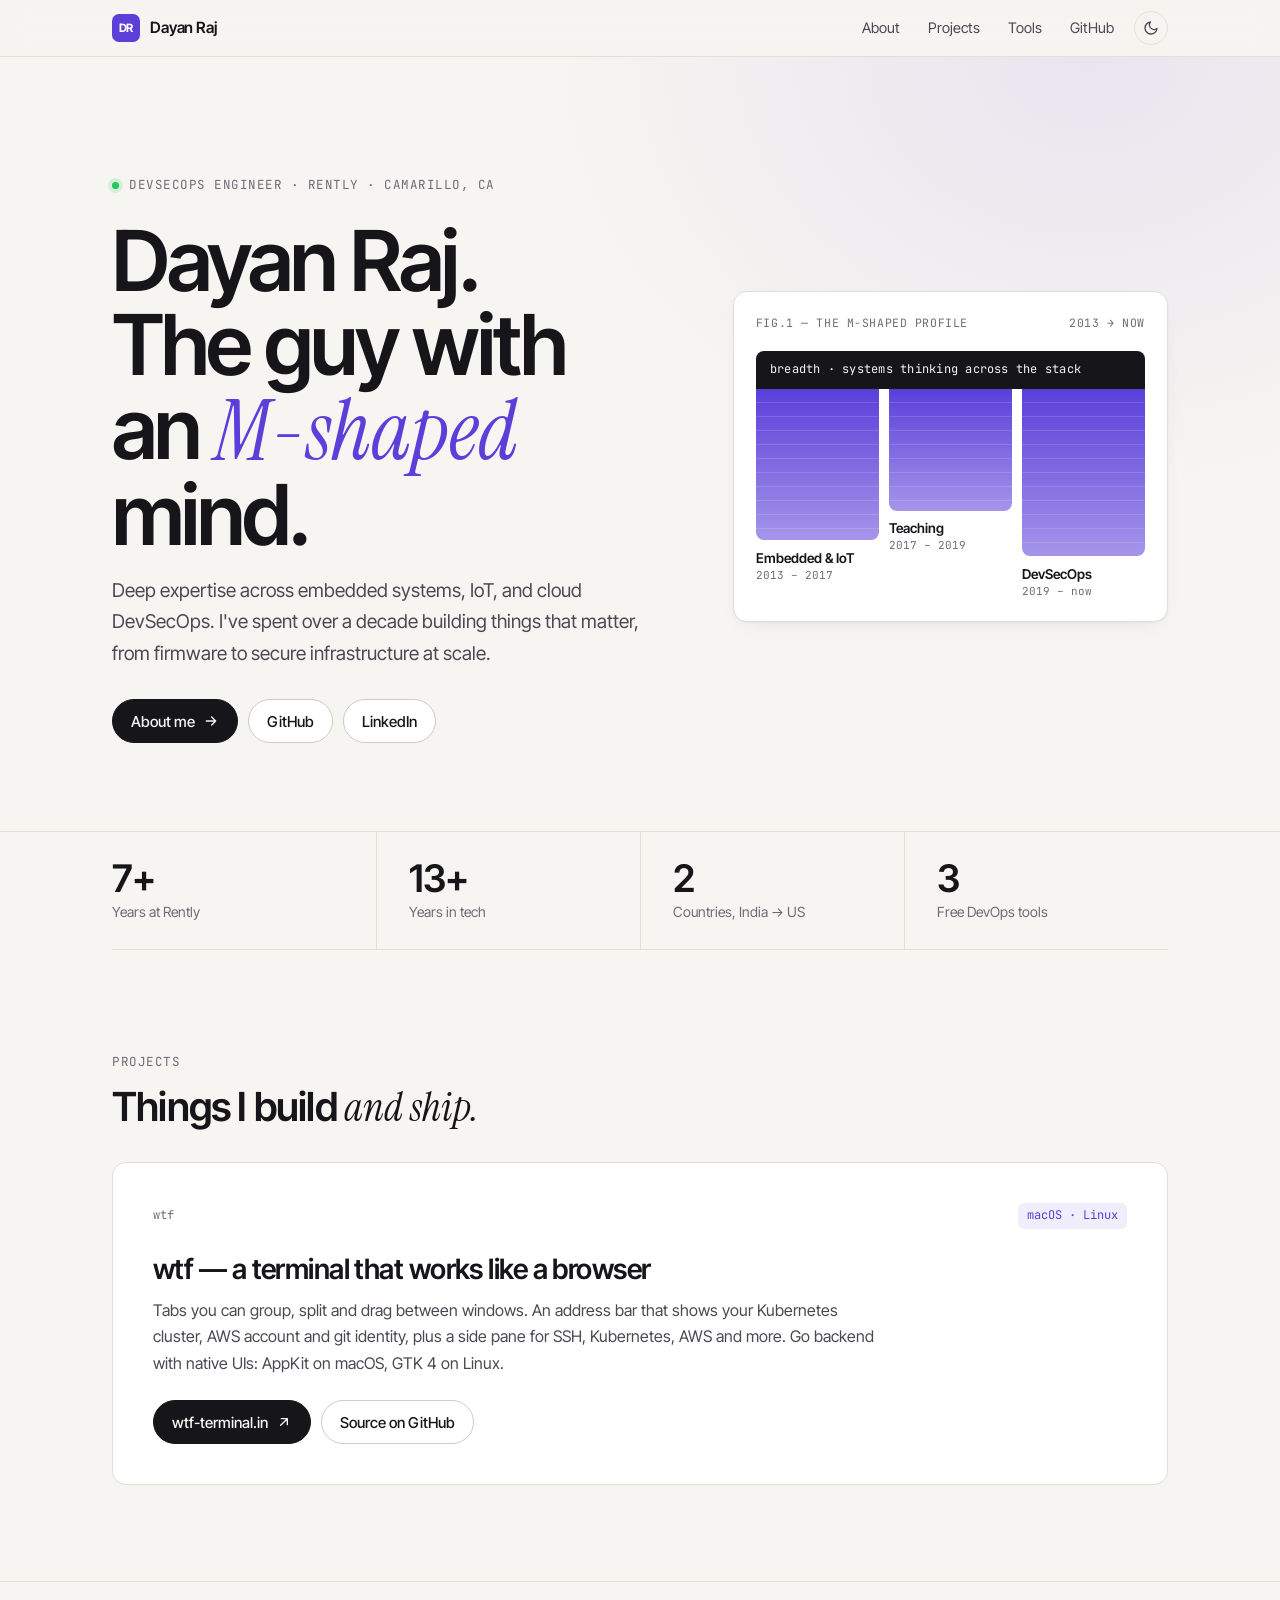
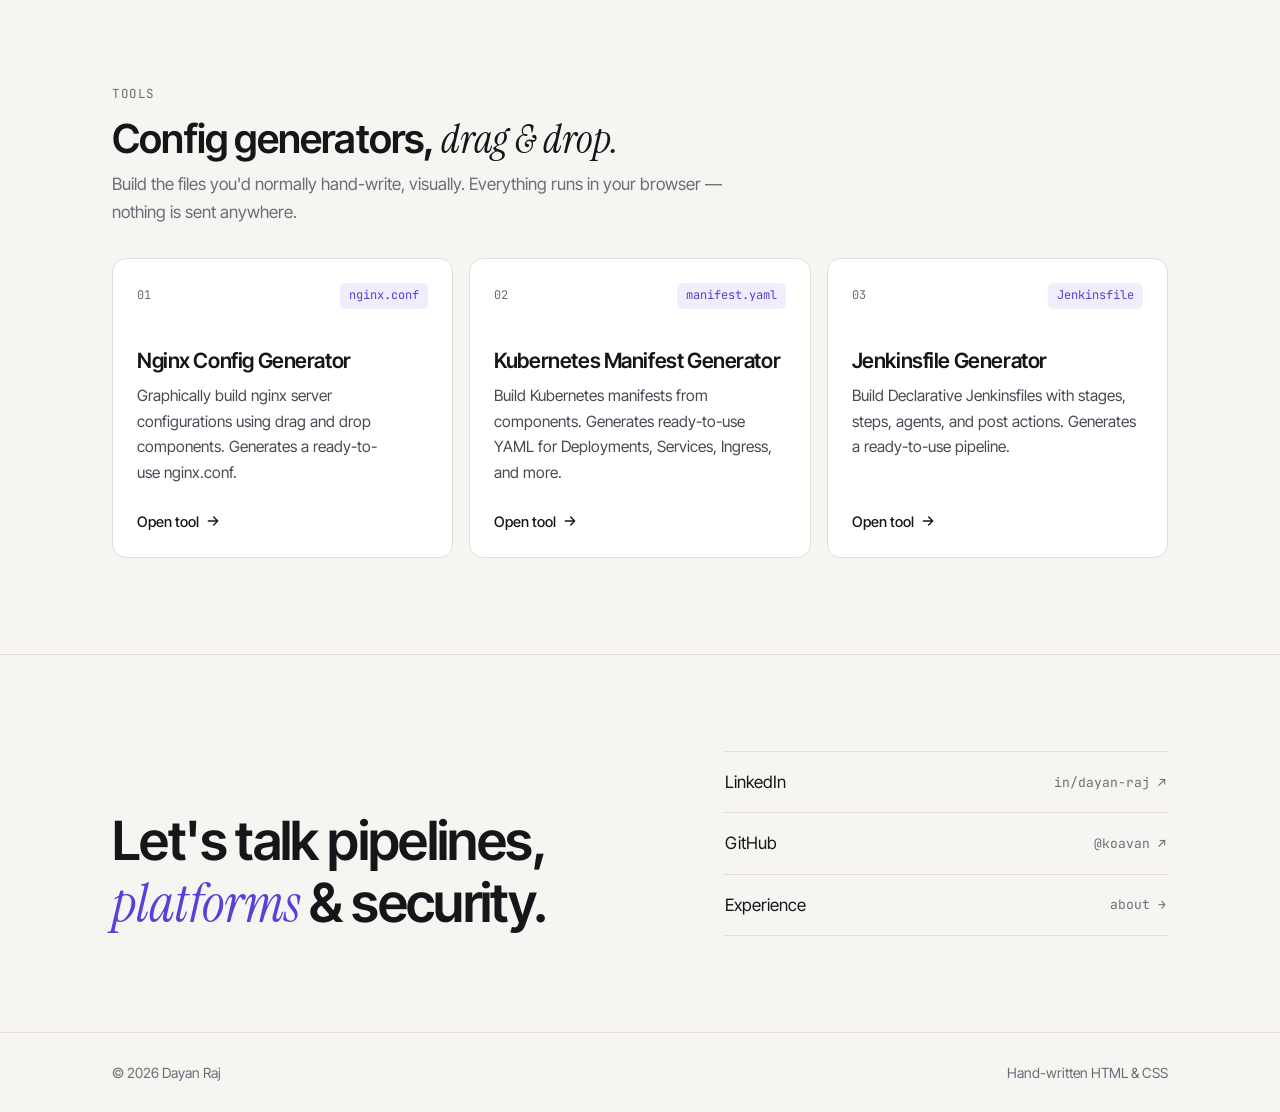
<file: index.html>
<!DOCTYPE html>
<html lang="en">
<head>
  <meta charset="UTF-8">
  <meta name="viewport" content="width=device-width, initial-scale=1.0">
  <title>Dayan Raj — DevSecOps Engineer</title>
  <meta name="description" content="Dayan Raj is a DevSecOps Engineer at Rently with roots in embedded systems and IoT. The guy with an M-Shaped mind.">
  <link rel="canonical" href="https://www.dayanraj.com/">

  <meta property="og:title" content="Dayan Raj">
  <meta property="og:description" content="DevSecOps Engineer at Rently and the guy with an M-Shaped mind. Over a decade spanning embedded systems, IoT, and secure cloud infrastructure.">
  <meta property="og:url" content="https://www.dayanraj.com/">
  <meta property="og:type" content="website">
  <meta property="og:image" content="https://www.dayanraj.com/assets/img/og-default.png">
  <meta name="twitter:card" content="summary_large_image">
  <meta name="theme-color" content="#f6f5f1" media="(prefers-color-scheme: light)">
  <meta name="theme-color" content="#0d0d11" media="(prefers-color-scheme: dark)">

  <link rel="icon" href="/assets/img/favicon.svg" type="image/svg+xml">
  <script src="/assets/js/theme.js"></script>
  <link rel="preconnect" href="https://fonts.googleapis.com">
  <link rel="preconnect" href="https://fonts.gstatic.com" crossorigin>
  <link rel="stylesheet" href="https://fonts.googleapis.com/css2?family=Inter+Tight:wght@400;500;600;700&family=Instrument+Serif:ital@1&family=JetBrains+Mono:wght@400;500&display=swap">
  <link rel="stylesheet" href="/assets/css/main.css">

  <script type="application/ld+json">
  {
    "@context": "https://schema.org",
    "@type": "Person",
    "name": "Dayan Raj",
    "jobTitle": "DevSecOps Engineer",
    "url": "https://www.dayanraj.com",
    "sameAs": [
      "https://github.com/koavan",
      "https://www.linkedin.com/in/dayan-raj/"
    ]
  }
  </script>
</head>
<body class="site">

  <header class="site-header">
    <div class="wrap header-inner">
      <a class="brand" href="/"><span class="brand-mark">DR</span><span class="brand-name">Dayan Raj</span></a>
      <nav class="site-nav" aria-label="Main">
        <a href="/about.html">About</a>
        <a href="/#projects">Projects</a>
        <a href="/#tools">Tools</a>
        <a href="https://github.com/koavan" target="_blank" rel="noopener">GitHub</a>
        <button id="theme-toggle" class="theme-toggle" type="button" aria-label="Toggle dark mode">
          <svg class="icon-moon" viewBox="0 0 24 24" fill="none" stroke="currentColor" stroke-width="2" stroke-linecap="round" stroke-linejoin="round" aria-hidden="true"><path d="M21 12.8A9 9 0 1 1 11.2 3a7 7 0 0 0 9.8 9.8z"/></svg>
          <svg class="icon-sun" viewBox="0 0 24 24" fill="none" stroke="currentColor" stroke-width="2" stroke-linecap="round" stroke-linejoin="round" aria-hidden="true"><circle cx="12" cy="12" r="4"/><path d="M12 2v2M12 20v2M4.9 4.9l1.4 1.4M17.7 17.7l1.4 1.4M2 12h2M20 12h2M4.9 19.1l1.4-1.4M17.7 6.3l1.4-1.4"/></svg>
        </button>
      </nav>
    </div>
  </header>

  <main>
    <!-- Hero -->
    <section class="hero">
      <div class="wrap hero-grid">
        <div>
          <span class="eyebrow"><span class="dot" aria-hidden="true"></span>DevSecOps Engineer · Rently · Camarillo, CA</span>
          <h1>Dayan Raj.<br>The guy with an <span class="serif">M-shaped</span> mind.</h1>
          <p class="lede">
            Deep expertise across embedded systems, IoT, and cloud DevSecOps. I've spent over a decade
            building things that matter, from firmware to secure infrastructure at scale.
          </p>
          <div class="btn-row">
            <a href="/about.html" class="button button--primary">
              About me
              <svg viewBox="0 0 24 24" fill="none" stroke="currentColor" stroke-width="2" stroke-linecap="round" stroke-linejoin="round" aria-hidden="true"><path d="M5 12h14M13 6l6 6-6 6"/></svg>
            </a>
            <a href="https://github.com/koavan" class="button" target="_blank" rel="noopener">GitHub</a>
            <a href="https://www.linkedin.com/in/dayan-raj/" class="button" target="_blank" rel="noopener">LinkedIn</a>
          </div>
        </div>

        <figure class="m-figure" aria-label="Diagram: broad systems knowledge on top, with three deep specialisms below">
          <figcaption><span>fig.1 — the M-shaped profile</span><span>2013 → now</span></figcaption>
          <div class="m-breadth">breadth · systems thinking across the stack</div>
          <div class="m-pillars">
            <div class="m-pillar">
              <div class="m-bar" style="--depth:72%; --delay:.1s"></div>
              <div class="m-label">Embedded &amp; IoT<small>2013 – 2017</small></div>
            </div>
            <div class="m-pillar">
              <div class="m-bar" style="--depth:58%; --delay:.25s"></div>
              <div class="m-label">Teaching<small>2017 – 2019</small></div>
            </div>
            <div class="m-pillar">
              <div class="m-bar" style="--depth:84%; --delay:.4s"></div>
              <div class="m-label">DevSecOps<small>2019 – now</small></div>
            </div>
          </div>
        </figure>
      </div>
    </section>

    <!-- Stats -->
    <div class="wrap">
      <div class="stats">
        <div class="stat">
          <div class="stat-value"><span data-years-since="2019-08">7</span>+</div>
          <div class="stat-label">Years at Rently</div>
        </div>
        <div class="stat">
          <div class="stat-value"><span data-years-since="2013-06">13</span>+</div>
          <div class="stat-label">Years in tech</div>
        </div>
        <div class="stat">
          <div class="stat-value">2</div>
          <div class="stat-label">Countries, India → US</div>
        </div>
        <div class="stat">
          <div class="stat-value">3</div>
          <div class="stat-label">Free DevOps tools</div>
        </div>
      </div>
    </div>

    <!-- Projects -->
    <section class="section" id="projects">
      <div class="wrap">
        <div class="section-head">
          <div>
            <span class="eyebrow">Projects</span>
            <h2 style="margin-top:10px">Things I build <span class="serif">and ship.</span></h2>
          </div>
        </div>

        <article class="project-card">
          <div class="project-body">
            <div class="tool-top"><span>wtf</span><span class="file-chip">macOS · Linux</span></div>
            <h3>wtf — a terminal that works like a browser</h3>
            <p>Tabs you can group, split and drag between windows. An address bar that shows your Kubernetes cluster, AWS account and git identity, plus a side pane for SSH, Kubernetes, AWS and more. Go backend with native UIs: AppKit on macOS, GTK 4 on Linux.</p>
            <div class="btn-row">
              <a href="https://wtf-terminal.in/" class="button button--primary" target="_blank" rel="noopener">wtf-terminal.in <svg viewBox="0 0 24 24" fill="none" stroke="currentColor" stroke-width="2" stroke-linecap="round" stroke-linejoin="round" aria-hidden="true"><path d="M7 17L17 7M8 7h9v9"/></svg></a>
              <a href="https://github.com/koavan/wtf-terminal" class="button" target="_blank" rel="noopener">Source on GitHub</a>
            </div>
          </div>
        </article>
      </div>
    </section>

    <!-- Tools -->
    <section class="section" id="tools">
      <div class="wrap">
        <div class="section-head">
          <div>
            <span class="eyebrow">Tools</span>
            <h2 style="margin-top:10px">Config generators, <span class="serif">drag &amp; drop.</span></h2>
            <p>Build the files you'd normally hand-write, visually. Everything runs in your browser — nothing is sent anywhere.</p>
          </div>
        </div>

        <div class="tool-grid">
          <a class="tool-card" href="/tools/nginx-config/">
            <div class="tool-top"><span>01</span><span class="file-chip">nginx.conf</span></div>
            <h3>Nginx Config Generator</h3>
            <p>Graphically build nginx server configurations using drag and drop components. Generates a ready-to-use nginx.conf.</p>
            <span class="tool-go">Open tool <svg viewBox="0 0 24 24" fill="none" stroke="currentColor" stroke-width="2" stroke-linecap="round" stroke-linejoin="round" aria-hidden="true"><path d="M5 12h14M13 6l6 6-6 6"/></svg></span>
          </a>
          <a class="tool-card" href="/tools/k8s-manifest/">
            <div class="tool-top"><span>02</span><span class="file-chip">manifest.yaml</span></div>
            <h3>Kubernetes Manifest Generator</h3>
            <p>Build Kubernetes manifests from components. Generates ready-to-use YAML for Deployments, Services, Ingress, and more.</p>
            <span class="tool-go">Open tool <svg viewBox="0 0 24 24" fill="none" stroke="currentColor" stroke-width="2" stroke-linecap="round" stroke-linejoin="round" aria-hidden="true"><path d="M5 12h14M13 6l6 6-6 6"/></svg></span>
          </a>
          <a class="tool-card" href="/tools/jenkinsfile/">
            <div class="tool-top"><span>03</span><span class="file-chip">Jenkinsfile</span></div>
            <h3>Jenkinsfile Generator</h3>
            <p>Build Declarative Jenkinsfiles with stages, steps, agents, and post actions. Generates a ready-to-use pipeline.</p>
            <span class="tool-go">Open tool <svg viewBox="0 0 24 24" fill="none" stroke="currentColor" stroke-width="2" stroke-linecap="round" stroke-linejoin="round" aria-hidden="true"><path d="M5 12h14M13 6l6 6-6 6"/></svg></span>
          </a>
        </div>
      </div>
    </section>

    <!-- Contact -->
    <section class="section">
      <div class="wrap contact">
        <h2>Let's talk pipelines, <span class="serif">platforms</span> &amp; security.</h2>
        <ul class="link-list">
          <li><a href="https://www.linkedin.com/in/dayan-raj/" target="_blank" rel="noopener">LinkedIn <span class="mono">in/dayan-raj ↗</span></a></li>
          <li><a href="https://github.com/koavan" target="_blank" rel="noopener">GitHub <span class="mono">@koavan ↗</span></a></li>
          <li><a href="/about.html">Experience <span class="mono">about →</span></a></li>
        </ul>
      </div>
    </section>
  </main>

  <footer class="site-footer">
    <div class="wrap">
      <span>&copy; <span id="year">2026</span> Dayan Raj</span>
      <span>Hand-written HTML &amp; CSS</span>
    </div>
  </footer>

  <script>
    document.querySelectorAll('[data-years-since]').forEach(function (el) {
      var p = el.dataset.yearsSince.split('-').map(Number);
      var now = new Date();
      var months = (now.getFullYear() - p[0]) * 12 + (now.getMonth() + 1 - p[1]);
      el.textContent = Math.floor(months / 12);
    });
  </script>
</body>
</html>
</file>
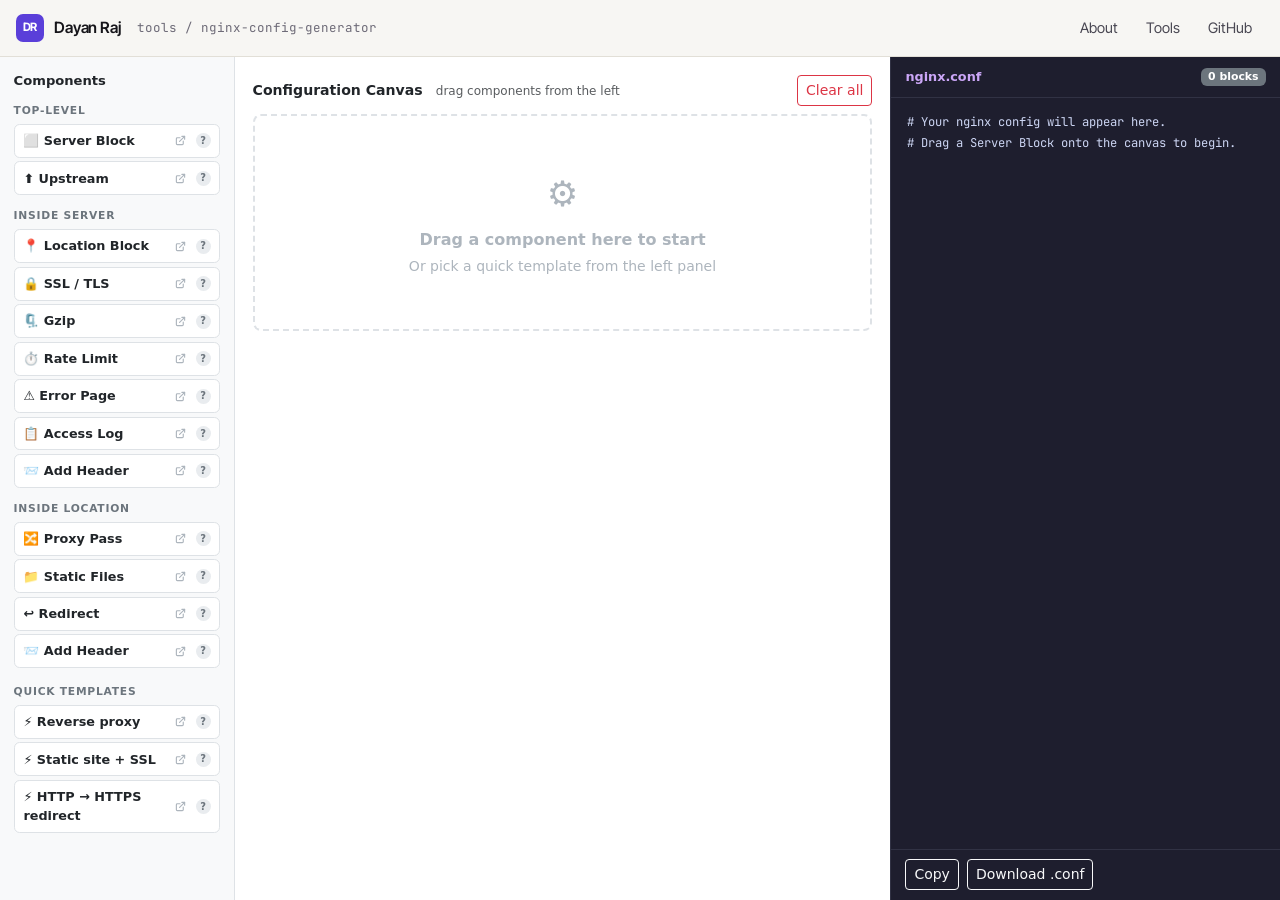
<file: tools/nginx-config/index.html>
<!DOCTYPE html>
<html lang="en" data-theme-lock="light">
<head>
  <meta charset="UTF-8">
  <meta name="viewport" content="width=device-width, initial-scale=1.0">
  <title>Nginx Config Generator — Dayan Raj Tools</title>
  <meta name="description" content="Free online nginx config generator. Drag and drop server blocks, location blocks, upstreams, and SSL settings to build a ready-to-use nginx.conf instantly.">
  <link rel="canonical" href="https://www.dayanraj.com/tools/nginx-config/">

  <meta property="og:title" content="Nginx Config Generator — Dayan Raj Tools">
  <meta property="og:description" content="Free online nginx config generator. Drag and drop server blocks, location blocks, upstreams, and SSL settings to build a ready-to-use nginx.conf instantly.">
  <meta property="og:url" content="https://www.dayanraj.com/tools/nginx-config/">
  <meta property="og:type" content="website">
  <meta property="og:image" content="https://www.dayanraj.com/assets/img/og-default.png">
  <meta name="twitter:card" content="summary_large_image">
  <meta name="twitter:title" content="Nginx Config Generator — Dayan Raj Tools">
  <meta name="twitter:description" content="Free online nginx config generator. Drag and drop server blocks, location blocks, and SSL settings to generate nginx.conf.">

  <script type="application/ld+json">
  {
    "@context": "https://schema.org",
    "@type": "SoftwareApplication",
    "name": "Nginx Config Generator",
    "description": "Free online nginx config generator. Drag and drop server blocks, location blocks, upstreams, and SSL settings to build a ready-to-use nginx.conf.",
    "url": "https://www.dayanraj.com/tools/nginx-config/",
    "applicationCategory": "DeveloperApplication",
    "operatingSystem": "Web",
    "offers": { "@type": "Offer", "price": "0", "priceCurrency": "USD" },
    "author": {
      "@type": "Person",
      "name": "Dayan Raj",
      "url": "https://www.dayanraj.com"
    }
  }
  </script>
  <link rel="icon" href="/assets/img/favicon.svg" type="image/svg+xml">
  <link rel="stylesheet" href="https://cdn.jsdelivr.net/npm/bootstrap@5.3.3/dist/css/bootstrap.min.css">
  <script src="/assets/js/theme.js"></script>
  <link rel="preconnect" href="https://fonts.googleapis.com">
  <link rel="preconnect" href="https://fonts.gstatic.com" crossorigin>
  <link rel="stylesheet" href="https://fonts.googleapis.com/css2?family=Inter+Tight:wght@400;500;600;700&family=JetBrains+Mono:wght@400;500&display=swap">
  <link rel="stylesheet" href="/assets/css/main.css">
  <style>
    html, body { height: 100%; margin: 0; }
    body { display: flex; flex-direction: column; min-height: 100vh; }

    .tool-layout {
      display: grid;
      grid-template-columns: 235px 1fr 390px;
      flex: 1;
      min-height: 0;
      height: calc(100vh - 57px);
      overflow: hidden;
    }

    /* ── Palette ── */
    .palette {
      background: #f8f9fa;
      border-right: 1px solid #dee2e6;
      overflow-y: auto;
      padding: 0.85rem;
    }
    .palette-heading { font-size: 0.82rem; font-weight: 700; margin-bottom: 0.5rem; }
    .palette-section {
      font-size: 0.67rem;
      font-weight: 700;
      text-transform: uppercase;
      letter-spacing: 0.07em;
      color: #6c757d;
      margin: 0.8rem 0 0.3rem;
    }
    .palette-item {
      display: flex;
      flex-direction: row;
      align-items: center;
      gap: 0.45rem;
      padding: 0.4rem 0.55rem;
      margin-bottom: 0.22rem;
      border-radius: 0.35rem;
      border: 1px solid #dee2e6;
      background: #fff;
      cursor: grab;
      font-size: 0.8rem;
      user-select: none;
      transition: border-color 0.12s, box-shadow 0.12s;
    }
    .palette-item:hover { border-color: #0d6efd; box-shadow: 0 0 0 2px rgba(13,110,253,.13); }
    .palette-item.dragging { opacity: 0.35; cursor: grabbing; }
    .palette-item-name { flex: 1; font-size: 0.8rem; font-weight: 600; }
    .palette-tip {
      display: inline-flex;
      align-items: center;
      justify-content: center;
      flex-shrink: 0;
      width: 15px; height: 15px;
      border-radius: 50%;
      background: #e9ecef;
      color: #6c757d;
      font-size: 0.62rem;
      font-weight: 700;
      cursor: help;
      line-height: 1;
      transition: background 0.12s, color 0.12s;
    }
    .palette-tip:hover { background: #0d6efd; color: #fff; }
    .palette-doc {
      display: inline-flex;
      align-items: center;
      justify-content: center;
      flex-shrink: 0;
      width: 15px; height: 15px;
      border-radius: 0.2rem;
      color: #adb5bd;
      text-decoration: none;
      transition: color 0.12s, background 0.12s;
    }
    .palette-doc:hover { color: #0d6efd; background: rgba(13,110,253,0.1); }
    .palette-doc svg { fill: none; stroke: currentColor; stroke-width: 2.5; stroke-linecap: round; stroke-linejoin: round; }

    /* ── Canvas ── */
    .canvas-area {
      overflow-y: auto;
      padding: 1.1rem;
      background: #fff;
    }
    .drop-zone {
      min-height: 180px;
      border: 2px dashed #dee2e6;
      border-radius: 0.5rem;
      padding: 0.75rem;
      transition: border-color 0.12s, background 0.12s;
    }
    .drop-zone.drag-over { border-color: #0d6efd; background: rgba(13,110,253,.04); }
    .canvas-empty {
      text-align: center;
      color: #adb5bd;
      padding: 2.5rem 1rem;
      pointer-events: none;
    }

    /* ── Block cards ── */
    .block-card {
      border: 1px solid #dee2e6;
      border-radius: 0.45rem;
      margin-bottom: 0.6rem;
      background: #fff;
      transition: border-color 0.12s, box-shadow 0.12s;
    }
    .block-card.selected { border-color: #0d6efd; box-shadow: 0 0 0 2px rgba(13,110,253,.18); }
    .block-card-header {
      display: flex;
      align-items: center;
      gap: 0.4rem;
      padding: 0.42rem 0.65rem;
      background: #f8f9fa;
      border-bottom: 1px solid #dee2e6;
      border-radius: 0.45rem 0.45rem 0 0;
      cursor: pointer;
      user-select: none;
    }
    .block-card.selected .block-card-header { background: #e8f0ff; border-bottom-color: #b6d0ff; }
    .block-card-title { font-size: 0.8rem; font-weight: 600; flex: 1; }
    .block-actions { display: flex; gap: 0.2rem; }
    .blk-btn {
      border: none; background: none;
      padding: 0.1rem 0.28rem;
      border-radius: 0.22rem;
      color: #6c757d;
      cursor: pointer; font-size: 0.72rem; line-height: 1;
    }
    .blk-btn:hover { background: #e9ecef; color: #212529; }
    .blk-btn.del:hover { background: #f8d7da; color: #842029; }
    .block-body { padding: 0.65rem; }
    .blk-field { margin-bottom: 0.45rem; }
    .blk-field label { font-size: 0.72rem; font-weight: 500; color: #6c757d; display: block; margin-bottom: 0.15rem; }
    .blk-field input, .blk-field select, .blk-field textarea { font-size: 0.78rem; padding: 0.28rem 0.45rem; }

    /* Children drop zone inside cards */
    .children-zone {
      margin-top: 0.5rem;
      border: 1.5px dashed #dee2e6;
      border-radius: 0.35rem;
      min-height: 52px;
      padding: 0.4rem;
      transition: border-color 0.12s, background 0.12s;
    }
    .children-zone.drag-over { border-color: #0d6efd; background: rgba(13,110,253,.04); }
    .children-zone-hint { font-size: 0.68rem; color: #adb5bd; text-align: center; padding: 0.5rem 0; }

    /* ── Type badges ── */
    .tbadge {
      font-size: 0.62rem; padding: 0.08rem 0.38rem;
      border-radius: 1rem; font-weight: 700;
      text-transform: uppercase; letter-spacing: 0.04em;
      flex-shrink: 0;
    }
    .tb-server   { background:#cfe2ff; color:#084298; }
    .tb-location { background:#d1e7dd; color:#0a3622; }
    .tb-upstream { background:#fff3cd; color:#664d03; }
    .tb-ssl      { background:#f8d7da; color:#842029; }
    .tb-proxy    { background:#e2d9f3; color:#432874; }
    .tb-static   { background:#d1e7dd; color:#0a3622; }
    .tb-gzip     { background:#e2e3e5; color:#41464b; }
    .tb-rate     { background:#ffe5d9; color:#7d3c0a; }
    .tb-redirect { background:#fdedec; color:#78281f; }
    .tb-header   { background:#d6eaf8; color:#154360; }
    .tb-error    { background:#f9ebea; color:#641e16; }
    .tb-log      { background:#e2e3e5; color:#41464b; }

    /* ── Config output panel ── */
    .config-panel {
      display: flex; flex-direction: column;
      background: #1e1e2e; color: #cdd6f4;
      border-left: 1px solid #313244;
      overflow: hidden;
    }
    .config-panel-head {
      padding: 0.65rem 0.9rem;
      border-bottom: 1px solid #313244;
      display: flex; align-items: center; justify-content: space-between;
      flex-shrink: 0;
    }
    .config-panel-title { font-size: 0.8rem; font-weight: 600; color: #cba6f7; }
    .config-output {
      flex: 1; overflow-y: auto;
      padding: 0.9rem 1rem;
      margin: 0;
      font-family: 'JetBrains Mono', 'Fira Code', 'Cascadia Code', 'Consolas', monospace;
      font-size: 0.76rem; line-height: 1.72;
      background: transparent; color: inherit;
      border: none; white-space: pre; tab-size: 4;
    }
    .config-footer {
      padding: 0.6rem 0.9rem;
      border-top: 1px solid #313244;
      display: flex; gap: 0.5rem; flex-shrink: 0;
    }

    /* ── Toast ── */
    #toastContainer { position: fixed; bottom: 1rem; right: 1rem; z-index: 9999; }

    @media (max-width: 991px) {
      .tool-layout { grid-template-columns: 1fr; height: auto; overflow: auto; }
      .config-panel { min-height: 280px; }
    }
  </style>
</head>
<body>

  <header class="site-header">
    <div class="wrap wrap--fluid header-inner">
      <a class="brand" href="/"><span class="brand-mark">DR</span><span class="brand-name">Dayan Raj</span></a>
      <div class="crumbs"><a href="/#tools">tools</a> / nginx-config-generator</div>
      <nav class="site-nav" aria-label="Main">
        <a href="/about.html">About</a>
        <a href="/#tools">Tools</a>
        <a href="https://github.com/koavan" target="_blank" rel="noopener">GitHub</a>
      </nav>
    </div>
  </header>

  <div class="tool-layout">

    <!-- Palette -->
    <div class="palette" id="palette">
      <div class="palette-heading">Components</div>

      <div class="palette-section">Top-level</div>

      <div class="palette-item" draggable="true" data-type="server">
        <span class="palette-item-name">⬜ Server Block</span>
        <a class="palette-doc" href="https://nginx.org/en/docs/http/ngx_http_core_module.html#server" target="_blank" rel="noopener" draggable="false" onclick="event.stopPropagation()" title="nginx docs"><svg width="11" height="11" viewBox="0 0 24 24"><path d="M18 13v6a2 2 0 01-2 2H5a2 2 0 01-2-2V8a2 2 0 012-2h6"/><polyline points="15 3 21 3 21 9"/><line x1="10" y1="14" x2="21" y2="3"/></svg></a>
        <span class="palette-tip" data-bs-toggle="tooltip" data-bs-placement="right" title="The main container for one virtual host. All rules for a domain or IP address live inside here.">?</span>
      </div>
      <div class="palette-item" draggable="true" data-type="upstream">
        <span class="palette-item-name">⬆ Upstream</span>
        <a class="palette-doc" href="https://nginx.org/en/docs/http/ngx_http_upstream_module.html" target="_blank" rel="noopener" draggable="false" onclick="event.stopPropagation()" title="nginx docs"><svg width="11" height="11" viewBox="0 0 24 24"><path d="M18 13v6a2 2 0 01-2 2H5a2 2 0 01-2-2V8a2 2 0 012-2h6"/><polyline points="15 3 21 3 21 9"/><line x1="10" y1="14" x2="21" y2="3"/></svg></a>
        <span class="palette-tip" data-bs-toggle="tooltip" data-bs-placement="right" title="Defines a named pool of backend servers for load balancing. Reference the pool name in a Proxy Pass block.">?</span>
      </div>

      <div class="palette-section">Inside Server</div>

      <div class="palette-item" draggable="true" data-type="location">
        <span class="palette-item-name">📍 Location Block</span>
        <a class="palette-doc" href="https://nginx.org/en/docs/http/ngx_http_core_module.html#location" target="_blank" rel="noopener" draggable="false" onclick="event.stopPropagation()" title="nginx docs"><svg width="11" height="11" viewBox="0 0 24 24"><path d="M18 13v6a2 2 0 01-2 2H5a2 2 0 01-2-2V8a2 2 0 012-2h6"/><polyline points="15 3 21 3 21 9"/><line x1="10" y1="14" x2="21" y2="3"/></svg></a>
        <span class="palette-tip" data-bs-toggle="tooltip" data-bs-placement="right" title="Matches incoming URL paths and applies rules to those requests. Nest inside a Server Block.">?</span>
      </div>
      <div class="palette-item" draggable="true" data-type="ssl">
        <span class="palette-item-name">🔒 SSL / TLS</span>
        <a class="palette-doc" href="https://nginx.org/en/docs/http/ngx_http_ssl_module.html" target="_blank" rel="noopener" draggable="false" onclick="event.stopPropagation()" title="nginx docs"><svg width="11" height="11" viewBox="0 0 24 24"><path d="M18 13v6a2 2 0 01-2 2H5a2 2 0 01-2-2V8a2 2 0 012-2h6"/><polyline points="15 3 21 3 21 9"/><line x1="10" y1="14" x2="21" y2="3"/></svg></a>
        <span class="palette-tip" data-bs-toggle="tooltip" data-bs-placement="right" title="Enables HTTPS. Adds 'listen 443 ssl' and injects your certificate and private key paths.">?</span>
      </div>
      <div class="palette-item" draggable="true" data-type="gzip">
        <span class="palette-item-name">🗜 Gzip</span>
        <a class="palette-doc" href="https://nginx.org/en/docs/http/ngx_http_gzip_module.html" target="_blank" rel="noopener" draggable="false" onclick="event.stopPropagation()" title="nginx docs"><svg width="11" height="11" viewBox="0 0 24 24"><path d="M18 13v6a2 2 0 01-2 2H5a2 2 0 01-2-2V8a2 2 0 012-2h6"/><polyline points="15 3 21 3 21 9"/><line x1="10" y1="14" x2="21" y2="3"/></svg></a>
        <span class="palette-tip" data-bs-toggle="tooltip" data-bs-placement="right" title="Compresses text responses (HTML, CSS, JS) before sending them, reducing bandwidth and speeding up page loads.">?</span>
      </div>
      <div class="palette-item" draggable="true" data-type="ratelimit">
        <span class="palette-item-name">⏱ Rate Limit</span>
        <a class="palette-doc" href="https://nginx.org/en/docs/http/ngx_http_limit_req_module.html" target="_blank" rel="noopener" draggable="false" onclick="event.stopPropagation()" title="nginx docs"><svg width="11" height="11" viewBox="0 0 24 24"><path d="M18 13v6a2 2 0 01-2 2H5a2 2 0 01-2-2V8a2 2 0 012-2h6"/><polyline points="15 3 21 3 21 9"/><line x1="10" y1="14" x2="21" y2="3"/></svg></a>
        <span class="palette-tip" data-bs-toggle="tooltip" data-bs-placement="right" title="Throttles incoming requests per IP using nginx's limit_req module. Protects against abuse and traffic spikes.">?</span>
      </div>
      <div class="palette-item" draggable="true" data-type="errorpage">
        <span class="palette-item-name">⚠ Error Page</span>
        <a class="palette-doc" href="https://nginx.org/en/docs/http/ngx_http_core_module.html#error_page" target="_blank" rel="noopener" draggable="false" onclick="event.stopPropagation()" title="nginx docs"><svg width="11" height="11" viewBox="0 0 24 24"><path d="M18 13v6a2 2 0 01-2 2H5a2 2 0 01-2-2V8a2 2 0 012-2h6"/><polyline points="15 3 21 3 21 9"/><line x1="10" y1="14" x2="21" y2="3"/></svg></a>
        <span class="palette-tip" data-bs-toggle="tooltip" data-bs-placement="right" title="Maps HTTP error codes (e.g. 404, 500) to a custom response page URI instead of the nginx default.">?</span>
      </div>
      <div class="palette-item" draggable="true" data-type="accesslog">
        <span class="palette-item-name">📋 Access Log</span>
        <a class="palette-doc" href="https://nginx.org/en/docs/http/ngx_http_log_module.html" target="_blank" rel="noopener" draggable="false" onclick="event.stopPropagation()" title="nginx docs"><svg width="11" height="11" viewBox="0 0 24 24"><path d="M18 13v6a2 2 0 01-2 2H5a2 2 0 01-2-2V8a2 2 0 012-2h6"/><polyline points="15 3 21 3 21 9"/><line x1="10" y1="14" x2="21" y2="3"/></svg></a>
        <span class="palette-tip" data-bs-toggle="tooltip" data-bs-placement="right" title="Sets the file path and log format for request logging. Disable entirely to silence logs for this server.">?</span>
      </div>
      <div class="palette-item" draggable="true" data-type="header">
        <span class="palette-item-name">📨 Add Header</span>
        <a class="palette-doc" href="https://nginx.org/en/docs/http/ngx_http_headers_module.html" target="_blank" rel="noopener" draggable="false" onclick="event.stopPropagation()" title="nginx docs"><svg width="11" height="11" viewBox="0 0 24 24"><path d="M18 13v6a2 2 0 01-2 2H5a2 2 0 01-2-2V8a2 2 0 012-2h6"/><polyline points="15 3 21 3 21 9"/><line x1="10" y1="14" x2="21" y2="3"/></svg></a>
        <span class="palette-tip" data-bs-toggle="tooltip" data-bs-placement="right" title="Sends a custom HTTP response header on all requests (e.g. security headers like X-Frame-Options or CORS).">?</span>
      </div>

      <div class="palette-section">Inside Location</div>

      <div class="palette-item" draggable="true" data-type="proxy">
        <span class="palette-item-name">🔀 Proxy Pass</span>
        <a class="palette-doc" href="https://nginx.org/en/docs/http/ngx_http_proxy_module.html#proxy_pass" target="_blank" rel="noopener" draggable="false" onclick="event.stopPropagation()" title="nginx docs"><svg width="11" height="11" viewBox="0 0 24 24"><path d="M18 13v6a2 2 0 01-2 2H5a2 2 0 01-2-2V8a2 2 0 012-2h6"/><polyline points="15 3 21 3 21 9"/><line x1="10" y1="14" x2="21" y2="3"/></svg></a>
        <span class="palette-tip" data-bs-toggle="tooltip" data-bs-placement="right" title="Forwards matched requests to a backend URL or upstream pool. The core directive for a reverse proxy setup.">?</span>
      </div>
      <div class="palette-item" draggable="true" data-type="static">
        <span class="palette-item-name">📁 Static Files</span>
        <a class="palette-doc" href="https://nginx.org/en/docs/http/ngx_http_core_module.html#root" target="_blank" rel="noopener" draggable="false" onclick="event.stopPropagation()" title="nginx docs"><svg width="11" height="11" viewBox="0 0 24 24"><path d="M18 13v6a2 2 0 01-2 2H5a2 2 0 01-2-2V8a2 2 0 012-2h6"/><polyline points="15 3 21 3 21 9"/><line x1="10" y1="14" x2="21" y2="3"/></svg></a>
        <span class="palette-tip" data-bs-toggle="tooltip" data-bs-placement="right" title="Serves files directly from disk. Sets a root path, expiry duration, and cache-control headers for assets.">?</span>
      </div>
      <div class="palette-item" draggable="true" data-type="redirect">
        <span class="palette-item-name">↩ Redirect</span>
        <a class="palette-doc" href="https://nginx.org/en/docs/http/ngx_http_rewrite_module.html#return" target="_blank" rel="noopener" draggable="false" onclick="event.stopPropagation()" title="nginx docs"><svg width="11" height="11" viewBox="0 0 24 24"><path d="M18 13v6a2 2 0 01-2 2H5a2 2 0 01-2-2V8a2 2 0 012-2h6"/><polyline points="15 3 21 3 21 9"/><line x1="10" y1="14" x2="21" y2="3"/></svg></a>
        <span class="palette-tip" data-bs-toggle="tooltip" data-bs-placement="right" title="Sends the browser a redirect response (301 permanent, 302 temporary, etc.) to a different URL.">?</span>
      </div>
      <div class="palette-item" draggable="true" data-type="header2">
        <span class="palette-item-name">📨 Add Header</span>
        <a class="palette-doc" href="https://nginx.org/en/docs/http/ngx_http_headers_module.html" target="_blank" rel="noopener" draggable="false" onclick="event.stopPropagation()" title="nginx docs"><svg width="11" height="11" viewBox="0 0 24 24"><path d="M18 13v6a2 2 0 01-2 2H5a2 2 0 01-2-2V8a2 2 0 012-2h6"/><polyline points="15 3 21 3 21 9"/><line x1="10" y1="14" x2="21" y2="3"/></svg></a>
        <span class="palette-tip" data-bs-toggle="tooltip" data-bs-placement="right" title="Sends a custom HTTP response header only for requests matching this location (e.g. Cache-Control on /assets).">?</span>
      </div>

      <div class="palette-section mt-3">Quick templates</div>

      <div class="palette-item" draggable="false" style="cursor:pointer;" onclick="loadTemplate('reverse-proxy')">
        <span class="palette-item-name">⚡ Reverse proxy</span>
        <a class="palette-doc" href="https://nginx.org/en/docs/http/ngx_http_proxy_module.html" target="_blank" rel="noopener" draggable="false" onclick="event.stopPropagation()" title="nginx docs"><svg width="11" height="11" viewBox="0 0 24 24"><path d="M18 13v6a2 2 0 01-2 2H5a2 2 0 01-2-2V8a2 2 0 012-2h6"/><polyline points="15 3 21 3 21 9"/><line x1="10" y1="14" x2="21" y2="3"/></svg></a>
        <span class="palette-tip" data-bs-toggle="tooltip" data-bs-placement="right" title="Upstream pool + server block + location + proxy_pass, pre-wired and ready to configure.">?</span>
      </div>
      <div class="palette-item" draggable="false" style="cursor:pointer;" onclick="loadTemplate('static-ssl')">
        <span class="palette-item-name">⚡ Static site + SSL</span>
        <a class="palette-doc" href="https://nginx.org/en/docs/http/ngx_http_ssl_module.html" target="_blank" rel="noopener" draggable="false" onclick="event.stopPropagation()" title="nginx docs"><svg width="11" height="11" viewBox="0 0 24 24"><path d="M18 13v6a2 2 0 01-2 2H5a2 2 0 01-2-2V8a2 2 0 012-2h6"/><polyline points="15 3 21 3 21 9"/><line x1="10" y1="14" x2="21" y2="3"/></svg></a>
        <span class="palette-tip" data-bs-toggle="tooltip" data-bs-placement="right" title="HTTPS server with SSL config, a catch-all location for static files, gzip, and a custom error page.">?</span>
      </div>
      <div class="palette-item" draggable="false" style="cursor:pointer;" onclick="loadTemplate('http-redirect')">
        <span class="palette-item-name">⚡ HTTP → HTTPS redirect</span>
        <a class="palette-doc" href="https://nginx.org/en/docs/http/ngx_http_rewrite_module.html#return" target="_blank" rel="noopener" draggable="false" onclick="event.stopPropagation()" title="nginx docs"><svg width="11" height="11" viewBox="0 0 24 24"><path d="M18 13v6a2 2 0 01-2 2H5a2 2 0 01-2-2V8a2 2 0 012-2h6"/><polyline points="15 3 21 3 21 9"/><line x1="10" y1="14" x2="21" y2="3"/></svg></a>
        <span class="palette-tip" data-bs-toggle="tooltip" data-bs-placement="right" title="A server block on port 80 that issues a 301 redirect to the HTTPS equivalent of every request.">?</span>
      </div>
    </div>

    <!-- Canvas -->
    <div class="canvas-area">
      <div class="d-flex align-items-center justify-content-between mb-2">
        <div>
          <span class="fw-semibold" style="font-size:0.88rem;">Configuration Canvas</span>
          <span class="text-muted ms-2" style="font-size:0.75rem;">drag components from the left</span>
        </div>
        <button class="btn btn-sm btn-outline-danger" onclick="clearAll()">Clear all</button>
      </div>
      <div class="drop-zone" id="rootZone">
        <div class="canvas-empty" id="canvasEmpty">
          <div style="font-size:2.2rem;">⚙</div>
          <div class="mt-2 fw-semibold">Drag a component here to start</div>
          <div class="small mt-1">Or pick a quick template from the left panel</div>
        </div>
        <div id="blockList"></div>
      </div>
    </div>

    <!-- Config output -->
    <div class="config-panel">
      <div class="config-panel-head">
        <span class="config-panel-title">nginx.conf</span>
        <span class="badge bg-secondary" id="blockCount" style="font-size:0.68rem;">0 blocks</span>
      </div>
      <pre class="config-output" id="configOutput"># Your nginx config will appear here.
# Drag a Server Block onto the canvas to begin.</pre>
      <div class="config-footer">
        <button class="btn btn-sm btn-outline-light" onclick="copyConfig()">Copy</button>
        <button class="btn btn-sm btn-outline-light" onclick="downloadConfig()">Download .conf</button>
      </div>
    </div>

  </div>

  <div id="toastContainer"></div>

  <script src="https://cdn.jsdelivr.net/npm/bootstrap@5.3.3/dist/js/bootstrap.bundle.min.js"></script>
  <script>
  // ─── Block definitions ────────────────────────────────────────────────────
  const DEFS = {
    server: {
      label: 'Server Block', icon: '⬜', badge: 'tb-server', badgeText: 'server',
      parentTypes: [null],
      childTypes: ['location','ssl','gzip','ratelimit','errorpage','accesslog','header'],
      fields: [
        { k:'listen',      label:'Listen',        t:'text',     d:'80' },
        { k:'server_name', label:'Server name',   t:'text',     d:'example.com' },
        { k:'root',        label:'Document root', t:'text',     d:'/var/www/html' },
        { k:'index',       label:'Index files',   t:'text',     d:'index.html index.htm' },
      ],
    },
    location: {
      label: 'Location Block', icon: '📍', badge: 'tb-location', badgeText: 'location',
      parentTypes: ['server'],
      childTypes: ['proxy','static','redirect','header','gzip'],
      fields: [
        { k:'modifier', label:'Modifier',   t:'select', d:'',    opts:['','=','~','~*','^~'] },
        { k:'path',     label:'Path',       t:'text',   d:'/' },
        { k:'try_files',label:'try_files',  t:'text',   d:'$uri $uri/ =404' },
      ],
    },
    upstream: {
      label: 'Upstream', icon: '⬆', badge: 'tb-upstream', badgeText: 'upstream',
      parentTypes: [null],
      childTypes: [],
      fields: [
        { k:'name',    label:'Name',               t:'text',     d:'backend' },
        { k:'method',  label:'LB method',          t:'select',   d:'round-robin', opts:['round-robin','least_conn','ip_hash'] },
        { k:'servers', label:'Servers (one/line)',  t:'textarea', d:'localhost:3000\nlocalhost:3001' },
      ],
    },
    ssl: {
      label: 'SSL / TLS', icon: '🔒', badge: 'tb-ssl', badgeText: 'ssl',
      parentTypes: ['server'],
      childTypes: [],
      fields: [
        { k:'cert',      label:'Certificate path',  t:'text',     d:'/etc/letsencrypt/live/example.com/fullchain.pem' },
        { k:'key',       label:'Private key path',  t:'text',     d:'/etc/letsencrypt/live/example.com/privkey.pem' },
        { k:'protocols', label:'Protocols',         t:'text',     d:'TLSv1.2 TLSv1.3' },
        { k:'hsts',      label:'Enable HSTS',       t:'checkbox', d:true },
      ],
    },
    proxy: {
      label: 'Proxy Pass', icon: '🔀', badge: 'tb-proxy', badgeText: 'proxy',
      parentTypes: ['location'],
      childTypes: [],
      fields: [
        { k:'pass',      label:'proxy_pass URL',     t:'text',     d:'http://localhost:3000' },
        { k:'host',      label:'Host header',        t:'text',     d:'$host' },
        { k:'real_ip',   label:'Forward real IP',    t:'checkbox', d:true },
        { k:'ws',        label:'WebSocket support',  t:'checkbox', d:false },
      ],
    },
    static: {
      label: 'Static Files', icon: '📁', badge: 'tb-static', badgeText: 'static',
      parentTypes: ['location'],
      childTypes: [],
      fields: [
        { k:'root',    label:'Root path',    t:'text', d:'/var/www/html' },
        { k:'expires', label:'Expires',      t:'text', d:'30d' },
      ],
    },
    gzip: {
      label: 'Gzip', icon: '🗜', badge: 'tb-gzip', badgeText: 'gzip',
      parentTypes: ['server','location'],
      childTypes: [],
      fields: [
        { k:'types',    label:'MIME types',     t:'text', d:'text/plain text/css application/json application/javascript text/xml' },
        { k:'min_len',  label:'Min length',     t:'text', d:'1000' },
        { k:'level',    label:'Level (1-9)',    t:'text', d:'6' },
      ],
    },
    ratelimit: {
      label: 'Rate Limit', icon: '⏱', badge: 'tb-rate', badgeText: 'rate limit',
      parentTypes: ['server'],
      childTypes: [],
      fields: [
        { k:'zone',    label:'Zone name',  t:'text', d:'api' },
        { k:'key',     label:'Key',        t:'text', d:'$binary_remote_addr' },
        { k:'rate',    label:'Rate',       t:'text', d:'10r/s' },
        { k:'burst',   label:'Burst',      t:'text', d:'20' },
        { k:'nodelay', label:'nodelay',    t:'checkbox', d:true },
      ],
    },
    redirect: {
      label: 'Redirect', icon: '↩', badge: 'tb-redirect', badgeText: 'redirect',
      parentTypes: ['server','location'],
      childTypes: [],
      fields: [
        { k:'code', label:'HTTP code',    t:'select', d:'301', opts:['301','302','307','308'] },
        { k:'to',   label:'Redirect to', t:'text',   d:'https://example.com$request_uri' },
      ],
    },
    header: {
      label: 'Add Header', icon: '📨', badge: 'tb-header', badgeText: 'header',
      parentTypes: ['server','location'],
      childTypes: [],
      fields: [
        { k:'name',  label:'Header name', t:'text', d:'X-Frame-Options' },
        { k:'value', label:'Value',       t:'text', d:'SAMEORIGIN' },
      ],
    },
    header2: { // alias for palette "inside location" — same as header
      label: 'Add Header', icon: '📨', badge: 'tb-header', badgeText: 'header',
      parentTypes: ['location'],
      childTypes: [],
      fields: [
        { k:'name',  label:'Header name', t:'text', d:'Cache-Control' },
        { k:'value', label:'Value',       t:'text', d:'no-store' },
      ],
    },
    errorpage: {
      label: 'Error Page', icon: '⚠', badge: 'tb-error', badgeText: 'error page',
      parentTypes: ['server'],
      childTypes: [],
      fields: [
        { k:'codes', label:'Error codes', t:'text', d:'404' },
        { k:'uri',   label:'URI',         t:'text', d:'/404.html' },
      ],
    },
    accesslog: {
      label: 'Access Log', icon: '📋', badge: 'tb-log', badgeText: 'access log',
      parentTypes: ['server'],
      childTypes: [],
      fields: [
        { k:'path',    label:'Log path', t:'text',     d:'/var/log/nginx/access.log' },
        { k:'format',  label:'Format',   t:'text',     d:'main' },
        { k:'enabled', label:'Enabled',  t:'checkbox', d:true },
      ],
    },
  };

  // ─── State ───────────────────────────────────────────────────────────────
  let blocks = [];
  let selectedId = null;
  let idSeq = 0;
  let dragType = null;

  function uid() { return 'b' + (++idSeq); }

  // ─── Block ops ───────────────────────────────────────────────────────────
  function mkBlock(type, parentId) {
    const def = DEFS[type];
    const fields = {};
    def.fields.forEach(f => { fields[f.k] = f.d; });
    return { id: uid(), type, parentId: parentId || null, fields, collapsed: false };
  }

  function addBlock(type, parentId) {
    const b = mkBlock(type, parentId || null);
    blocks.push(b);
    render();
    selectedId = b.id;
    render();
    return b;
  }

  function deleteBlock(id) {
    const desc = allDescendants(id);
    desc.push(id);
    blocks = blocks.filter(b => !desc.includes(b.id));
    if (desc.includes(selectedId)) selectedId = null;
    render();
  }

  function allDescendants(id) {
    const direct = blocks.filter(b => b.parentId === id).map(b => b.id);
    return direct.flatMap(cid => [cid, ...allDescendants(cid)]);
  }

  function childrenOf(pid) { return blocks.filter(b => b.parentId === pid); }
  function topLevel()      { return blocks.filter(b => b.parentId === null); }

  function clearAll() {
    if (!blocks.length) return;
    if (!confirm('Remove all blocks?')) return;
    blocks = []; selectedId = null; render();
  }

  function updateField(id, k, v) {
    const b = blocks.find(b => b.id === id);
    if (b) { b.fields[k] = v; refreshConfig(); }
  }

  function toggleCollapse(id) {
    const b = blocks.find(b => b.id === id);
    if (b) { b.collapsed = !b.collapsed; render(); }
  }

  // ─── Render ──────────────────────────────────────────────────────────────
  function render() {
    const list = document.getElementById('blockList');
    const empty = document.getElementById('canvasEmpty');
    const top = topLevel();
    empty.style.display = top.length ? 'none' : 'block';
    list.innerHTML = '';
    top.forEach(b => list.appendChild(mkCardEl(b)));
    document.getElementById('blockCount').textContent = blocks.length + ' block' + (blocks.length !== 1 ? 's' : '');
    refreshConfig();
  }

  function mkCardEl(block) {
    const def = DEFS[block.type];
    const children = childrenOf(block.id);
    const card = document.createElement('div');
    card.className = 'block-card' + (block.id === selectedId ? ' selected' : '');
    card.dataset.id = block.id;

    // header
    const hdr = document.createElement('div');
    hdr.className = 'block-card-header';
    hdr.innerHTML =
      `<span>${def.icon}</span>` +
      `<span class="block-card-title">${def.label}</span>` +
      `<span class="tbadge ${def.badge}">${def.badgeText}</span>` +
      `<div class="block-actions ms-1">` +
        `<button class="blk-btn" onclick="toggleCollapse('${block.id}')">${block.collapsed ? '▶' : '▼'}</button>` +
        `<button class="blk-btn del" onclick="event.stopPropagation();deleteBlock('${block.id}')">✕</button>` +
      `</div>`;
    hdr.addEventListener('click', e => {
      if (e.target.closest('.block-actions')) return;
      selectedId = block.id; render();
    });
    card.appendChild(hdr);

    if (!block.collapsed) {
      const body = document.createElement('div');
      body.className = 'block-body';

      def.fields.forEach(f => {
        const fd = document.createElement('div');
        fd.className = 'blk-field';
        const eid = `${block.id}_${f.k}`;
        const val = block.fields[f.k];

        if (f.t === 'checkbox') {
          fd.innerHTML =
            `<div class="form-check">` +
            `<input class="form-check-input" type="checkbox" id="${eid}"${val ? ' checked' : ''} ` +
            `onchange="updateField('${block.id}','${f.k}',this.checked)">` +
            `<label class="form-check-label" for="${eid}" style="font-size:.72rem">${f.label}</label>` +
            `</div>`;
        } else if (f.t === 'select') {
          const opts = f.opts.map(o => `<option${val===o?' selected':''}>${o||'(default)'}</option>`).join('');
          fd.innerHTML = `<label>${f.label}</label><select class="form-select form-select-sm" onchange="updateField('${block.id}','${f.k}',this.value)">${opts}</select>`;
        } else if (f.t === 'textarea') {
          fd.innerHTML = `<label>${f.label}</label><textarea class="form-control form-control-sm" rows="2" oninput="updateField('${block.id}','${f.k}',this.value)">${ea(val)}</textarea>`;
        } else {
          fd.innerHTML = `<label>${f.label}</label><input type="text" class="form-control form-control-sm" value="${ea(val)}" oninput="updateField('${block.id}','${f.k}',this.value)">`;
        }
        body.appendChild(fd);
      });

      // children drop zone
      if (def.childTypes.length > 0) {
        const zone = document.createElement('div');
        zone.className = 'children-zone';
        zone.dataset.pid = block.id;
        if (!children.length) {
          zone.innerHTML = `<div class="children-zone-hint">Drop here: ${def.childTypes.join(', ')}</div>`;
        } else {
          children.forEach(c => zone.appendChild(mkCardEl(c)));
        }
        wireDropZone(zone, block.id);
        body.appendChild(zone);
      }

      card.appendChild(body);
    }
    return card;
  }

  function ea(s) {
    return String(s).replace(/&/g,'&amp;').replace(/"/g,'&quot;').replace(/</g,'&lt;').replace(/>/g,'&gt;');
  }

  // ─── Config generation ────────────────────────────────────────────────────
  function refreshConfig() {
    document.getElementById('configOutput').textContent = buildConfig();
  }

  function buildConfig() {
    if (!blocks.length) return '# Your nginx config will appear here.\n# Drag a Server Block onto the canvas to begin.';
    const lines = [];
    const top = topLevel();

    top.filter(b => b.type === 'upstream').forEach(b => { lines.push(...genBlock(b, 0)); lines.push(''); });
    top.filter(b => b.type === 'server').forEach(b => { lines.push(...genBlock(b, 0)); lines.push(''); });

    return lines.join('\n').trimEnd();
  }

  function i(n) { return '    '.repeat(n); }

  function genBlock(b, d) {
    const f = b.fields;
    const ch = childrenOf(b.id);
    const L = [];

    switch (b.type) {
      case 'server':
        L.push(i(d)+'server {');
        L.push(i(d+1)+`listen ${f.listen};`);
        L.push(i(d+1)+`server_name ${f.server_name};`);
        if (f.root)  L.push(i(d+1)+`root ${f.root};`);
        if (f.index) L.push(i(d+1)+`index ${f.index};`);
        ch.forEach(c => { L.push(''); L.push(...genBlock(c, d+1)); });
        L.push(i(d)+'}');
        break;

      case 'location': {
        const mod = f.modifier ? f.modifier + ' ' : '';
        L.push(i(d)+`location ${mod}${f.path} {`);
        const hasProxy    = ch.some(c => c.type === 'proxy');
        const hasRedirect = ch.some(c => c.type === 'redirect');
        if (f.try_files && !hasProxy && !hasRedirect) L.push(i(d+1)+`try_files ${f.try_files};`);
        ch.forEach(c => L.push(...genBlock(c, d+1)));
        L.push(i(d)+'}');
        break;
      }

      case 'upstream':
        L.push(i(d)+`upstream ${f.name} {`);
        if (f.method !== 'round-robin') L.push(i(d+1)+`${f.method};`);
        String(f.servers).split('\n').map(s=>s.trim()).filter(Boolean).forEach(s => L.push(i(d+1)+`server ${s};`));
        L.push(i(d)+'}');
        break;

      case 'ssl':
        L.push(i(d)+'# SSL');
        L.push(i(d)+'listen 443 ssl;');
        L.push(i(d)+`ssl_certificate ${f.cert};`);
        L.push(i(d)+`ssl_certificate_key ${f.key};`);
        if (f.protocols) L.push(i(d)+`ssl_protocols ${f.protocols};`);
        L.push(i(d)+'ssl_prefer_server_ciphers on;');
        if (f.hsts) L.push(i(d)+'add_header Strict-Transport-Security "max-age=31536000; includeSubDomains" always;');
        break;

      case 'proxy':
        L.push(i(d)+`proxy_pass ${f.pass};`);
        L.push(i(d)+`proxy_set_header Host ${f.host};`);
        L.push(i(d)+'proxy_set_header X-Real-IP $remote_addr;');
        if (f.real_ip) L.push(i(d)+'proxy_set_header X-Forwarded-For $proxy_add_x_forwarded_for;');
        if (f.ws) {
          L.push(i(d)+'proxy_http_version 1.1;');
          L.push(i(d)+'proxy_set_header Upgrade $http_upgrade;');
          L.push(i(d)+'proxy_set_header Connection "upgrade";');
        }
        break;

      case 'static':
        L.push(i(d)+`root ${f.root};`);
        if (f.expires) {
          L.push(i(d)+`expires ${f.expires};`);
          L.push(i(d)+'add_header Cache-Control "public";');
        }
        break;

      case 'gzip':
        L.push(i(d)+'gzip on;');
        if (f.types)   L.push(i(d)+`gzip_types ${f.types};`);
        if (f.min_len) L.push(i(d)+`gzip_min_length ${f.min_len};`);
        if (f.level)   L.push(i(d)+`gzip_comp_level ${f.level};`);
        break;

      case 'ratelimit':
        L.push(i(d)+'# limit_req_zone goes in the http {} block:');
        L.push(i(d)+`# limit_req_zone ${f.key} zone=${f.zone}:10m rate=${f.rate};`);
        L.push(i(d)+`limit_req zone=${f.zone} burst=${f.burst}${f.nodelay?' nodelay':''};`);
        break;

      case 'redirect':
        L.push(i(d)+`return ${f.code} ${f.to};`);
        break;

      case 'header':
      case 'header2':
        L.push(i(d)+`add_header ${f.name} "${f.value}";`);
        break;

      case 'errorpage':
        L.push(i(d)+`error_page ${f.codes} ${f.uri};`);
        break;

      case 'accesslog':
        L.push(f.enabled ? i(d)+`access_log ${f.path} ${f.format};` : i(d)+'access_log off;');
        break;
    }
    return L;
  }

  // ─── Drag and Drop ────────────────────────────────────────────────────────
  document.querySelectorAll('.palette-item[draggable="true"]').forEach(el => {
    el.addEventListener('dragstart', e => {
      dragType = el.dataset.type;
      el.classList.add('dragging');
      e.dataTransfer.effectAllowed = 'copy';
    });
    el.addEventListener('dragend', () => { el.classList.remove('dragging'); });
  });

  function wireDropZone(el, parentId) {
    el.addEventListener('dragover', e => {
      if (!dragType) return;
      e.preventDefault(); e.stopPropagation();
      const def = DEFS[dragType];
      const parentType = parentId ? (blocks.find(b=>b.id===parentId)||{}).type : null;
      if (def && def.parentTypes.includes(parentType)) {
        el.classList.add('drag-over');
        e.dataTransfer.dropEffect = 'copy';
      }
    });
    el.addEventListener('dragleave', e => {
      if (!el.contains(e.relatedTarget)) el.classList.remove('drag-over');
    });
    el.addEventListener('drop', e => {
      e.preventDefault(); e.stopPropagation();
      el.classList.remove('drag-over');
      if (!dragType) return;
      const def = DEFS[dragType];
      const parentType = parentId ? (blocks.find(b=>b.id===parentId)||{}).type : null;
      if (def && def.parentTypes.includes(parentType)) {
        addBlock(dragType, parentId || null);
      } else if (def) {
        toast(`"${def.label}" cannot go here. Valid parent: ${def.parentTypes.map(p=>p||'top-level').join(', ')}.`);
      }
      dragType = null;
    });
  }

  wireDropZone(document.getElementById('rootZone'), null);

  // ─── Templates ────────────────────────────────────────────────────────────
  function loadTemplate(name) {
    if (blocks.length && !confirm('Replace current canvas with this template?')) return;
    blocks = []; selectedId = null; idSeq = 0;

    if (name === 'reverse-proxy') {
      const up  = mkBlock('upstream', null);
      up.fields.name = 'app'; up.fields.servers = 'localhost:3000';
      const srv = mkBlock('server', null);
      srv.fields.listen = '80'; srv.fields.server_name = 'app.example.com'; srv.fields.root = '';
      const loc = mkBlock('location', srv.id);
      loc.fields.path = '/'; loc.fields.try_files = '';
      const prx = mkBlock('proxy', loc.id);
      prx.fields.pass = 'http://app'; prx.fields.ws = true;
      const gz  = mkBlock('gzip', srv.id);
      const hdr = mkBlock('header', srv.id);
      hdr.fields.name = 'X-Frame-Options'; hdr.fields.value = 'SAMEORIGIN';
      blocks = [up, srv, loc, prx, gz, hdr];
    }

    if (name === 'static-ssl') {
      const srv = mkBlock('server', null);
      srv.fields.listen = '443'; srv.fields.server_name = 'static.example.com';
      const ssl = mkBlock('ssl', srv.id);
      const loc = mkBlock('location', srv.id);
      loc.fields.path = '/'; loc.fields.try_files = '$uri $uri/ =404';
      const gz  = mkBlock('gzip', srv.id);
      const err = mkBlock('errorpage', srv.id);
      blocks = [srv, ssl, loc, gz, err];
    }

    if (name === 'http-redirect') {
      const srv = mkBlock('server', null);
      srv.fields.listen = '80'; srv.fields.server_name = 'example.com';
      srv.fields.root = ''; srv.fields.index = '';
      const loc = mkBlock('location', srv.id);
      loc.fields.path = '/'; loc.fields.try_files = '';
      const rdr = mkBlock('redirect', loc.id);
      rdr.fields.code = '301'; rdr.fields.to = 'https://example.com$request_uri';
      blocks = [srv, loc, rdr];
    }

    render();
  }

  // ─── Clipboard / download ─────────────────────────────────────────────────
  function copyConfig() {
    const text = document.getElementById('configOutput').textContent;
    navigator.clipboard.writeText(text)
      .then(() => toast('Copied to clipboard!'))
      .catch(() => {
        const ta = document.createElement('textarea');
        ta.value = text; document.body.appendChild(ta); ta.select();
        document.execCommand('copy'); ta.remove(); toast('Copied!');
      });
  }

  function downloadConfig() {
    const text = document.getElementById('configOutput').textContent;
    const a = document.createElement('a');
    a.href = URL.createObjectURL(new Blob([text], {type:'text/plain'}));
    a.download = 'nginx.conf'; a.click();
    URL.revokeObjectURL(a.href);
  }

  function toast(msg) {
    const c = document.getElementById('toastContainer');
    const t = document.createElement('div');
    t.className = 'toast align-items-center text-bg-warning border-0 show mb-2';
    t.setAttribute('role','alert');
    t.innerHTML = `<div class="d-flex"><div class="toast-body" style="font-size:.8rem">${ea(msg)}</div><button type="button" class="btn-close me-2 m-auto" onclick="this.closest('.toast').remove()"></button></div>`;
    c.appendChild(t);
    setTimeout(() => t.remove(), 3500);
  }

  document.querySelectorAll('[data-bs-toggle="tooltip"]').forEach(el =>
    new bootstrap.Tooltip(el, { trigger: 'hover', delay: { show: 100, hide: 0 } })
  );

  render();
  </script>
</body>
</html>
</file>
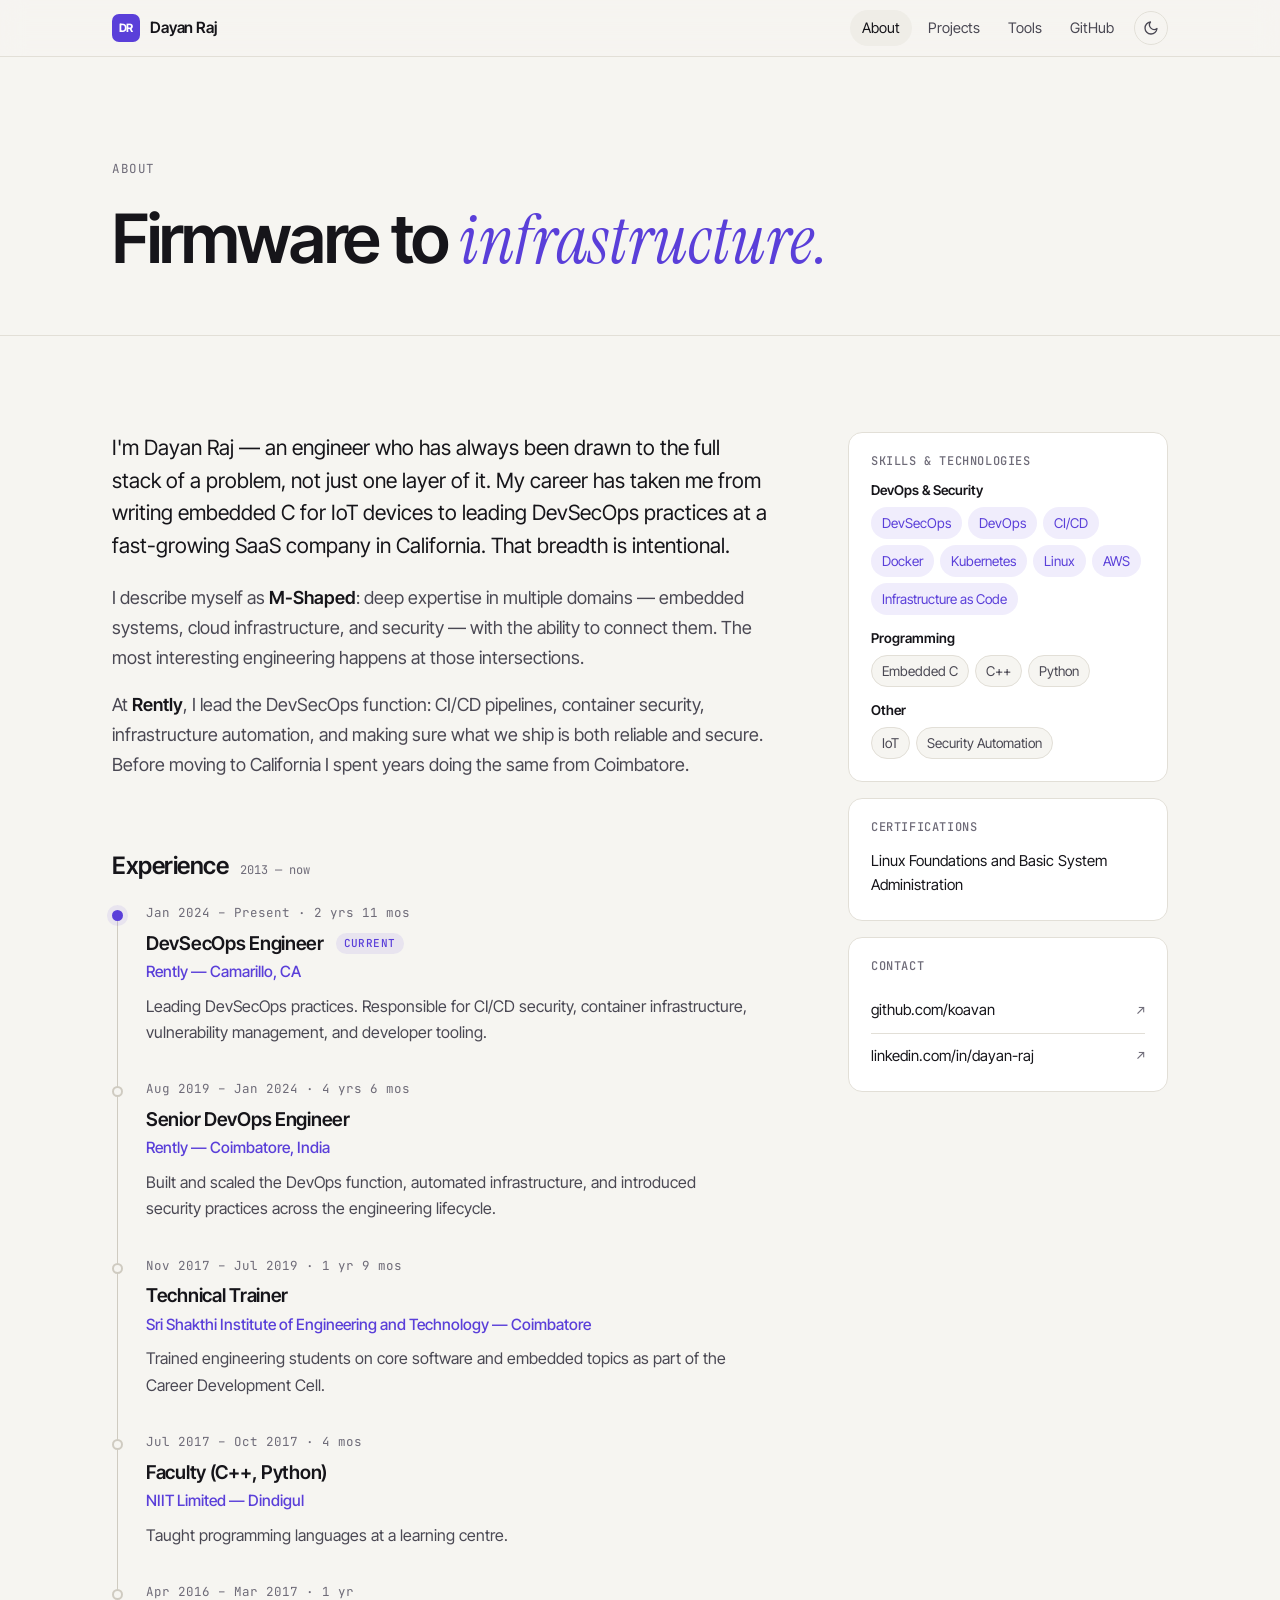
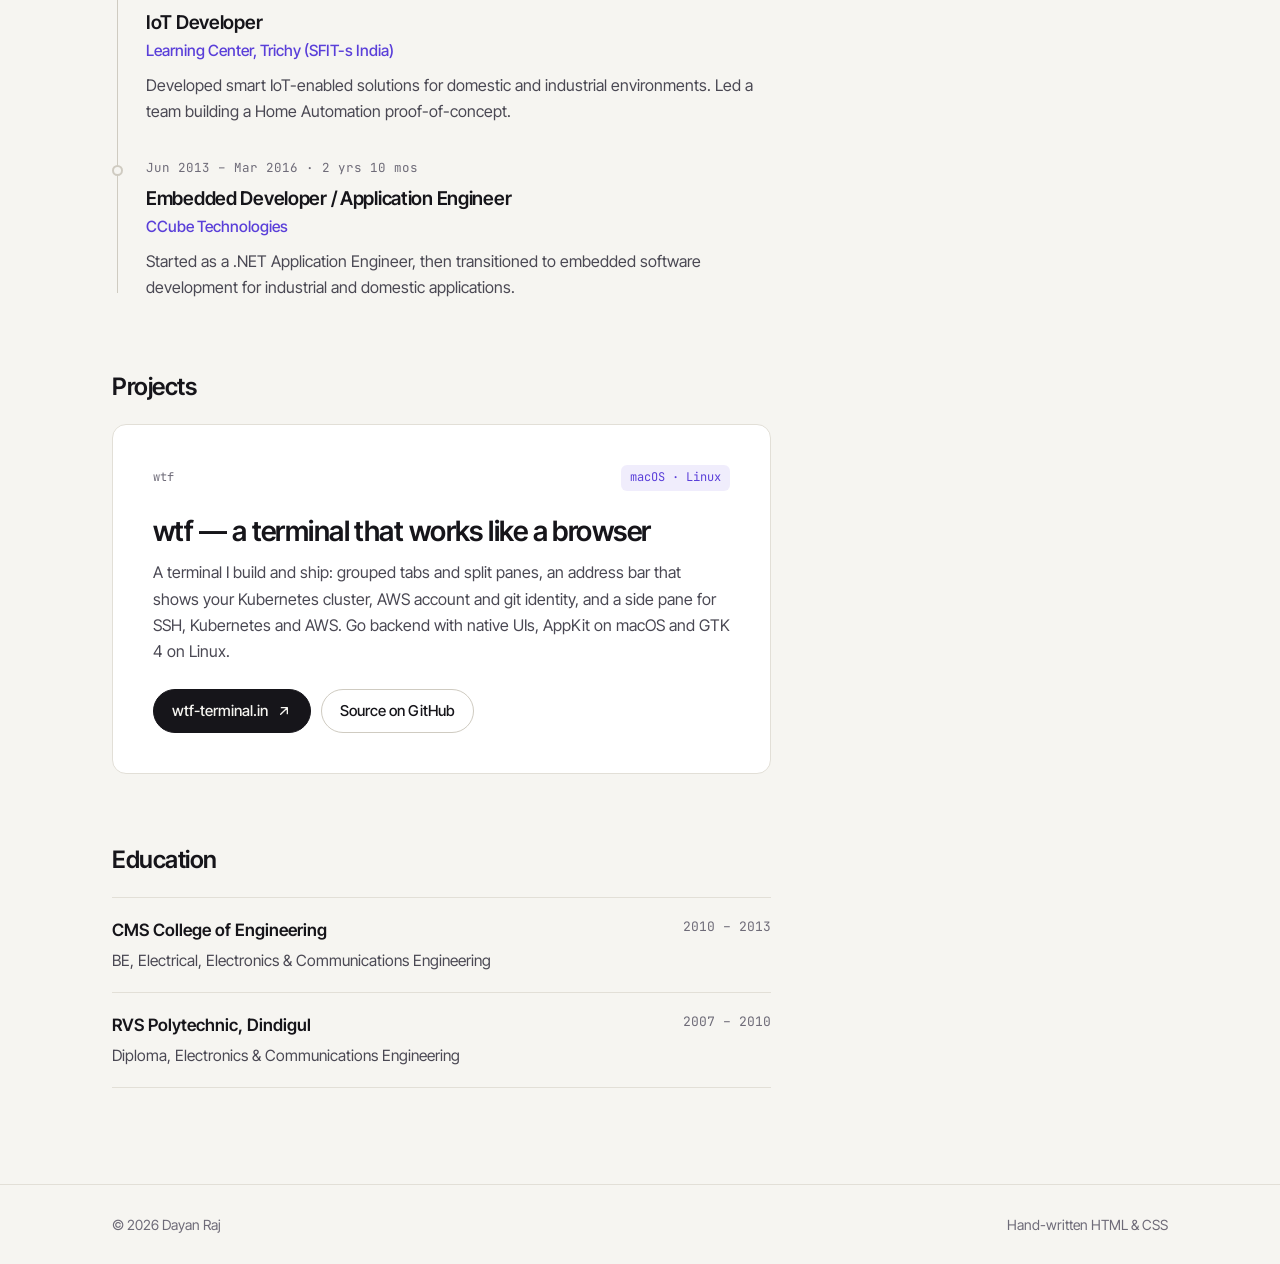
<file: about.html>
<!DOCTYPE html>
<html lang="en">
<head>
  <meta charset="UTF-8">
  <meta name="viewport" content="width=device-width, initial-scale=1.0">
  <title>About — Dayan Raj</title>
  <meta name="description" content="About Dayan Raj — DevSecOps Engineer with a background spanning embedded systems, IoT, and cloud infrastructure.">
  <link rel="canonical" href="https://www.dayanraj.com/about.html">

  <meta property="og:title" content="About — Dayan Raj">
  <meta property="og:description" content="DevSecOps Engineer at Rently with a decade spanning embedded systems, IoT, and cloud infrastructure. M-Shaped engineer based in Camarillo, California.">
  <meta property="og:url" content="https://www.dayanraj.com/about.html">
  <meta property="og:type" content="profile">
  <meta property="og:image" content="https://www.dayanraj.com/assets/img/og-default.png">
  <meta name="twitter:card" content="summary_large_image">
  <meta name="twitter:title" content="About — Dayan Raj">
  <meta name="twitter:description" content="DevSecOps Engineer at Rently with a decade spanning embedded systems, IoT, and cloud infrastructure.">
  <meta name="theme-color" content="#f6f5f1" media="(prefers-color-scheme: light)">
  <meta name="theme-color" content="#0d0d11" media="(prefers-color-scheme: dark)">

  <script type="application/ld+json">
  {
    "@context": "https://schema.org",
    "@type": "Person",
    "name": "Dayan Raj",
    "jobTitle": "DevSecOps Engineer",
    "url": "https://www.dayanraj.com",
    "sameAs": [
      "https://github.com/koavan",
      "https://www.linkedin.com/in/dayan-raj/"
    ],
    "worksFor": {
      "@type": "Organization",
      "name": "Rently"
    },
    "address": {
      "@type": "PostalAddress",
      "addressLocality": "Camarillo",
      "addressRegion": "CA",
      "addressCountry": "US"
    },
    "knowsAbout": [
      "DevSecOps", "DevOps", "CI/CD", "Docker", "Kubernetes",
      "AWS", "Linux", "Infrastructure as Code", "Embedded Systems", "IoT"
    ]
  }
  </script>

  <link rel="icon" href="/assets/img/favicon.svg" type="image/svg+xml">
  <script src="/assets/js/theme.js"></script>
  <link rel="preconnect" href="https://fonts.googleapis.com">
  <link rel="preconnect" href="https://fonts.gstatic.com" crossorigin>
  <link rel="stylesheet" href="https://fonts.googleapis.com/css2?family=Inter+Tight:wght@400;500;600;700&family=Instrument+Serif:ital@1&family=JetBrains+Mono:wght@400;500&display=swap">
  <link rel="stylesheet" href="/assets/css/main.css">
</head>
<body class="site">

  <header class="site-header">
    <div class="wrap header-inner">
      <a class="brand" href="/"><span class="brand-mark">DR</span><span class="brand-name">Dayan Raj</span></a>
      <nav class="site-nav" aria-label="Main">
        <a href="/about.html" aria-current="page">About</a>
        <a href="/#projects">Projects</a>
        <a href="/#tools">Tools</a>
        <a href="https://github.com/koavan" target="_blank" rel="noopener">GitHub</a>
        <button id="theme-toggle" class="theme-toggle" type="button" aria-label="Toggle dark mode">
          <svg class="icon-moon" viewBox="0 0 24 24" fill="none" stroke="currentColor" stroke-width="2" stroke-linecap="round" stroke-linejoin="round" aria-hidden="true"><path d="M21 12.8A9 9 0 1 1 11.2 3a7 7 0 0 0 9.8 9.8z"/></svg>
          <svg class="icon-sun" viewBox="0 0 24 24" fill="none" stroke="currentColor" stroke-width="2" stroke-linecap="round" stroke-linejoin="round" aria-hidden="true"><circle cx="12" cy="12" r="4"/><path d="M12 2v2M12 20v2M4.9 4.9l1.4 1.4M17.7 17.7l1.4 1.4M2 12h2M20 12h2M4.9 19.1l1.4-1.4M17.7 6.3l1.4-1.4"/></svg>
        </button>
      </nav>
    </div>
  </header>

  <main>
    <section class="page-head">
      <div class="wrap">
        <span class="eyebrow">About</span>
        <h1>Firmware to <span class="serif">infrastructure.</span></h1>
      </div>
    </section>

    <section class="section">
      <div class="wrap about-grid">

        <div>
          <!-- Bio -->
          <div class="block prose">
            <p>
              I'm Dayan Raj — an engineer who has always been drawn to the full stack of a problem, not just one layer of it.
              My career has taken me from writing embedded C for IoT devices to leading DevSecOps practices at a fast-growing
              SaaS company in California. That breadth is intentional.
            </p>
            <p>
              I describe myself as <strong>M-Shaped</strong>: deep expertise in multiple domains — embedded systems,
              cloud infrastructure, and security — with the ability to connect them. The most interesting engineering
              happens at those intersections.
            </p>
            <p>
              At <strong>Rently</strong>, I lead the DevSecOps function: CI/CD pipelines, container security, infrastructure
              automation, and making sure what we ship is both reliable and secure. Before moving to California I spent years
              doing the same from Coimbatore.
            </p>
          </div>

          <!-- Experience -->
          <div class="block">
            <h2 class="block-title">Experience <span class="mono">2013 — now</span></h2>
            <ol class="timeline">
              <li class="is-current">
                <div class="tl-meta">Jan 2024 – Present · <span id="current-tenure" data-start="2024-01-01"></span></div>
                <div class="tl-role">DevSecOps Engineer <span class="badge-now">Current</span></div>
                <div class="tl-org">Rently — Camarillo, CA</div>
                <p class="tl-desc">Leading DevSecOps practices. Responsible for CI/CD security, container infrastructure, vulnerability management, and developer tooling.</p>
              </li>
              <li>
                <div class="tl-meta">Aug 2019 – Jan 2024 · 4 yrs 6 mos</div>
                <div class="tl-role">Senior DevOps Engineer</div>
                <div class="tl-org">Rently — Coimbatore, India</div>
                <p class="tl-desc">Built and scaled the DevOps function, automated infrastructure, and introduced security practices across the engineering lifecycle.</p>
              </li>
              <li>
                <div class="tl-meta">Nov 2017 – Jul 2019 · 1 yr 9 mos</div>
                <div class="tl-role">Technical Trainer</div>
                <div class="tl-org">Sri Shakthi Institute of Engineering and Technology — Coimbatore</div>
                <p class="tl-desc">Trained engineering students on core software and embedded topics as part of the Career Development Cell.</p>
              </li>
              <li>
                <div class="tl-meta">Jul 2017 – Oct 2017 · 4 mos</div>
                <div class="tl-role">Faculty (C++, Python)</div>
                <div class="tl-org">NIIT Limited — Dindigul</div>
                <p class="tl-desc">Taught programming languages at a learning centre.</p>
              </li>
              <li>
                <div class="tl-meta">Apr 2016 – Mar 2017 · 1 yr</div>
                <div class="tl-role">IoT Developer</div>
                <div class="tl-org">Learning Center, Trichy (SFIT-s India)</div>
                <p class="tl-desc">Developed smart IoT-enabled solutions for domestic and industrial environments. Led a team building a Home Automation proof-of-concept.</p>
              </li>
              <li>
                <div class="tl-meta">Jun 2013 – Mar 2016 · 2 yrs 10 mos</div>
                <div class="tl-role">Embedded Developer / Application Engineer</div>
                <div class="tl-org">CCube Technologies</div>
                <p class="tl-desc">Started as a .NET Application Engineer, then transitioned to embedded software development for industrial and domestic applications.</p>
              </li>
            </ol>
          </div>

          <!-- Projects -->
          <div class="block">
            <h2 class="block-title">Projects</h2>
            <article class="project-card">
              <div class="tool-top"><span>wtf</span><span class="file-chip">macOS · Linux</span></div>
              <h3>wtf — a terminal that works like a browser</h3>
              <p>A terminal I build and ship: grouped tabs and split panes, an address bar that shows your Kubernetes cluster, AWS account and git identity, and a side pane for SSH, Kubernetes and AWS. Go backend with native UIs, AppKit on macOS and GTK 4 on Linux.</p>
              <div class="btn-row">
                <a href="https://wtf-terminal.in/" class="button button--primary" target="_blank" rel="noopener">wtf-terminal.in <svg viewBox="0 0 24 24" fill="none" stroke="currentColor" stroke-width="2" stroke-linecap="round" stroke-linejoin="round" aria-hidden="true"><path d="M7 17L17 7M8 7h9v9"/></svg></a>
                <a href="https://github.com/koavan/wtf-terminal" class="button" target="_blank" rel="noopener">Source on GitHub</a>
              </div>
            </article>
          </div>

          <!-- Education -->
          <div class="block">
            <h2 class="block-title">Education</h2>
            <ul class="edu">
              <li>
                <span class="edu-school">CMS College of Engineering</span>
                <span class="edu-year">2010 – 2013</span>
                <span class="edu-degree">BE, Electrical, Electronics &amp; Communications Engineering</span>
              </li>
              <li>
                <span class="edu-school">RVS Polytechnic, Dindigul</span>
                <span class="edu-year">2007 – 2010</span>
                <span class="edu-degree">Diploma, Electronics &amp; Communications Engineering</span>
              </li>
            </ul>
          </div>
        </div>

        <!-- Sidebar -->
        <aside class="aside">
          <div class="panel">
            <h3>Skills &amp; Technologies</h3>
            <h4>DevOps &amp; Security</h4>
            <div class="chips">
              <span class="chip chip--accent">DevSecOps</span>
              <span class="chip chip--accent">DevOps</span>
              <span class="chip chip--accent">CI/CD</span>
              <span class="chip chip--accent">Docker</span>
              <span class="chip chip--accent">Kubernetes</span>
              <span class="chip chip--accent">Linux</span>
              <span class="chip chip--accent">AWS</span>
              <span class="chip chip--accent">Infrastructure as Code</span>
            </div>
            <h4>Programming</h4>
            <div class="chips">
              <span class="chip">Embedded C</span>
              <span class="chip">C++</span>
              <span class="chip">Python</span>
            </div>
            <h4>Other</h4>
            <div class="chips">
              <span class="chip">IoT</span>
              <span class="chip">Security Automation</span>
            </div>
          </div>

          <div class="panel">
            <h3>Certifications</h3>
            <p>Linux Foundations and Basic System Administration</p>
          </div>

          <div class="panel">
            <h3>Contact</h3>
            <ul class="link-list">
              <li><a href="https://github.com/koavan" target="_blank" rel="noopener">github.com/koavan <span class="mono">↗</span></a></li>
              <li><a href="https://www.linkedin.com/in/dayan-raj/" target="_blank" rel="noopener">linkedin.com/in/dayan-raj <span class="mono">↗</span></a></li>
            </ul>
          </div>
        </aside>

      </div>
    </section>
  </main>

  <footer class="site-footer">
    <div class="wrap">
      <span>&copy; <span id="year">2026</span> Dayan Raj</span>
      <span>Hand-written HTML &amp; CSS</span>
    </div>
  </footer>

  <script>
    (function () {
      var el = document.getElementById('current-tenure');
      if (!el) return;
      var parts = el.dataset.start.split('-').map(Number);
      var startYear = parts[0], startMonth = parts[1], startDay = parts[2];
      var now = new Date();
      var months = (now.getFullYear() - startYear) * 12 + (now.getMonth() + 1 - startMonth);
      if (now.getDate() < startDay) months--;
      var years = Math.floor(months / 12);
      var remMonths = months % 12;
      var text = '';
      if (years > 0) text += years + (years === 1 ? ' yr' : ' yrs');
      if (remMonths > 0) text += (text ? ' ' : '') + remMonths + (remMonths === 1 ? ' mo' : ' mos');
      el.textContent = text || '< 1 mo';
    })();
  </script>
</body>
</html>
</file>
<file: assets/css/main.css>
/* ==========================================================================
   dayanraj.com — site styles
   Plain CSS, no build step. Content pages use <body class="site">.
   Tool pages still load Bootstrap for their app UI and only use the
   header styles from this file (everything below is class-scoped).
   ========================================================================== */

/* ---------- Tokens ---------- */
:root {
  --bg: #f6f5f1;
  --surface: #ffffff;
  --surface-2: #efede7;
  --text: #16151a;
  --text-2: #4a4853;
  --muted: #6e6b78;
  --border: #e2dfd7;
  --border-strong: #cfcbc1;
  --accent: #5a3fd9;
  --accent-ink: #ffffff;
  --accent-soft: rgba(90, 63, 217, 0.09);
  --ring: rgba(90, 63, 217, 0.35);
  --header-bg: rgba(246, 245, 241, 0.82);
  --shadow: 0 1px 2px rgba(20, 18, 30, 0.04), 0 8px 24px -12px rgba(20, 18, 30, 0.12);

  --font-sans: "Inter Tight", "Inter", system-ui, -apple-system, "Segoe UI", sans-serif;
  --font-serif: "Instrument Serif", Georgia, "Times New Roman", serif;
  --font-mono: "JetBrains Mono", ui-monospace, SFMono-Regular, Menlo, monospace;

  --wrap: 1120px;
  --gutter: clamp(16px, 4vw, 32px);
  --radius: 14px;
  --radius-sm: 8px;
  color-scheme: light;
}

[data-theme="dark"] {
  --bg: #0d0d11;
  --surface: #15151b;
  --surface-2: #1c1c24;
  --text: #ecebf1;
  --text-2: #bdbbc8;
  --muted: #8f8c9c;
  --border: #25242e;
  --border-strong: #35343f;
  --accent: #a28fff;
  --accent-ink: #0d0d11;
  --accent-soft: rgba(162, 143, 255, 0.11);
  --ring: rgba(162, 143, 255, 0.4);
  --header-bg: rgba(13, 13, 17, 0.78);
  --shadow: 0 1px 2px rgba(0, 0, 0, 0.3), 0 12px 32px -16px rgba(0, 0, 0, 0.6);
  color-scheme: dark;
}

/* No-JS fallback: follow the OS */
@media (prefers-color-scheme: dark) {
  :root:not([data-theme]) {
    --bg: #0d0d11; --surface: #15151b; --surface-2: #1c1c24;
    --text: #ecebf1; --text-2: #bdbbc8; --muted: #8f8c9c;
    --border: #25242e; --border-strong: #35343f;
    --accent: #a28fff; --accent-ink: #0d0d11;
    --accent-soft: rgba(162, 143, 255, 0.11); --ring: rgba(162, 143, 255, 0.4);
    --header-bg: rgba(13, 13, 17, 0.78);
    color-scheme: dark;
  }
}

/* ---------- Base (content pages only) ---------- */
body.site {
  margin: 0;
  min-height: 100vh;
  display: flex;
  flex-direction: column;
  background: var(--bg);
  color: var(--text);
  font-family: var(--font-sans);
  font-size: 17px;
  line-height: 1.65;
  -webkit-font-smoothing: antialiased;
  text-rendering: optimizeLegibility;
}
.site *, .site *::before, .site *::after { box-sizing: border-box; }
.site main { flex: 1; }
:where(.site) :is(h1, h2, h3, h4) {
  margin: 0;
  line-height: 1.15;
  letter-spacing: -0.02em;
  font-weight: 600;
  text-wrap: balance;
}
:where(.site) p { margin: 0 0 1em; text-wrap: pretty; }
:where(.site) a { color: inherit; }
.site ::selection { background: var(--accent); color: var(--accent-ink); }
.site :focus-visible { outline: 2px solid var(--accent); outline-offset: 3px; border-radius: 4px; }

.wrap {
  width: 100%;
  max-width: var(--wrap);
  margin: 0 auto;
  padding: 0 var(--gutter);
}
.wrap--fluid { max-width: none; padding: 0 16px; }

.mono { font-family: var(--font-mono); }
.serif { font-family: var(--font-serif); font-weight: 400; font-style: italic; letter-spacing: 0; }

.eyebrow {
  display: inline-flex;
  align-items: center;
  gap: 10px;
  font-family: var(--font-mono);
  font-size: 12.5px;
  letter-spacing: 0.04em;
  text-transform: uppercase;
  color: var(--muted);
}
.eyebrow .dot {
  width: 7px; height: 7px; border-radius: 50%;
  background: #22c55e;
  box-shadow: 0 0 0 4px rgba(34, 197, 94, 0.15);
}

/* ---------- Header (used on every page, incl. tools) ---------- */
.site-header {
  position: sticky;
  top: 0;
  z-index: 50;
  height: 57px; /* tool pages size their layout against this */
  background: var(--header-bg);
  -webkit-backdrop-filter: saturate(160%) blur(12px);
  backdrop-filter: saturate(160%) blur(12px);
  border-bottom: 1px solid var(--border);
  font-family: var(--font-sans);
  color: var(--text);
}
.site-header .header-inner {
  height: 100%;
  display: flex;
  align-items: center;
  justify-content: space-between;
  gap: 16px;
}
.site-header a { text-decoration: none; color: inherit; }
.brand {
  display: inline-flex;
  align-items: center;
  gap: 10px;
  font-weight: 600;
  font-size: 15.5px;
  letter-spacing: -0.01em;
  white-space: nowrap;
}
.brand-mark {
  display: inline-grid;
  place-items: center;
  width: 28px; height: 28px;
  border-radius: 7px;
  background: var(--accent);
  color: var(--accent-ink);
  font-size: 11.5px;
  font-weight: 700;
  letter-spacing: -0.02em;
}
.crumbs {
  flex: 1;
  min-width: 0;
  font-family: var(--font-mono);
  font-size: 12.5px;
  color: var(--muted);
  white-space: nowrap;
  overflow: hidden;
  text-overflow: ellipsis;
}
.crumbs a:hover { color: var(--text); }
.site-nav {
  display: flex;
  align-items: center;
  gap: 4px;
}
.site-nav a {
  padding: 6px 12px;
  border-radius: 999px;
  font-size: 14.5px;
  color: var(--text-2);
  transition: color 0.15s, background 0.15s;
}
.site-nav a:hover { color: var(--text); background: var(--surface-2); }
.site-nav a[aria-current="page"] { color: var(--text); background: var(--surface-2); }

.theme-toggle {
  display: inline-grid;
  place-items: center;
  width: 34px; height: 34px;
  margin-left: 4px;
  border: 1px solid var(--border);
  border-radius: 999px;
  background: transparent;
  color: var(--text-2);
  cursor: pointer;
  transition: color 0.15s, border-color 0.15s;
}
.theme-toggle:hover { color: var(--text); border-color: var(--border-strong); }
.theme-toggle svg { width: 16px; height: 16px; }
.theme-toggle .icon-sun { display: none; }
[data-theme="dark"] .theme-toggle .icon-sun { display: block; }
[data-theme="dark"] .theme-toggle .icon-moon { display: none; }

@media (max-width: 520px) {
  .brand-name { display: none; }
  .site-nav a { padding: 6px 9px; font-size: 14px; }
  .crumbs { display: none; }
}

/* ---------- Buttons ---------- */
.btn-row { display: flex; flex-wrap: wrap; gap: 10px; }
.button {
  display: inline-flex;
  align-items: center;
  gap: 8px;
  height: 44px;
  padding: 0 18px;
  border-radius: 999px;
  border: 1px solid var(--border-strong);
  background: var(--surface);
  color: var(--text);
  font: 500 15px/1 var(--font-sans);
  text-decoration: none;
  transition: transform 0.15s, border-color 0.15s, background 0.15s;
}
.button:hover { border-color: var(--text-2); transform: translateY(-1px); }
.button--primary {
  background: var(--text);
  border-color: var(--text);
  color: var(--bg);
}
.button--primary:hover { border-color: var(--text); background: var(--accent); color: var(--accent-ink); border-color: var(--accent); }
.button svg { width: 16px; height: 16px; }

/* ---------- Hero ---------- */
.hero {
  padding: clamp(56px, 9vw, 112px) 0 clamp(48px, 7vw, 88px);
  border-bottom: 1px solid var(--border);
  background:
    radial-gradient(60% 80% at 85% 0%, var(--accent-soft), transparent 70%);
}
.hero-grid {
  display: grid;
  grid-template-columns: 1.25fr 1fr;
  gap: clamp(32px, 6vw, 80px);
  align-items: center;
}
.hero h1 {
  margin: 22px 0 18px;
  font-size: clamp(44px, 7.2vw, 84px);
  line-height: 1;
  letter-spacing: -0.035em;
}
.hero h1 .serif { color: var(--accent); white-space: nowrap; }
.hero .lede {
  max-width: 34em;
  font-size: clamp(17px, 1.6vw, 19px);
  color: var(--text-2);
  margin-bottom: 30px;
}

/* M-shaped figure */
.m-figure {
  margin: 0;
  padding: 22px;
  border: 1px solid var(--border);
  border-radius: var(--radius);
  background: var(--surface);
  box-shadow: var(--shadow);
}
.m-figure figcaption {
  display: flex;
  justify-content: space-between;
  font-family: var(--font-mono);
  font-size: 11.5px;
  color: var(--muted);
  text-transform: uppercase;
  letter-spacing: 0.05em;
  margin-bottom: 18px;
}
.m-breadth {
  position: relative;
  height: 38px;
  border-radius: 8px 8px 0 0;
  background: var(--text);
  color: var(--bg);
  display: flex;
  align-items: center;
  padding: 0 14px;
  font-family: var(--font-mono);
  font-size: 12px;
  letter-spacing: 0.02em;
}
.m-pillars {
  display: grid;
  grid-template-columns: repeat(3, 1fr);
  gap: 10px;
  height: 210px;
  align-items: start;
}
.m-pillar {
  display: flex;
  flex-direction: column;
  height: 100%;
}
.m-bar {
  height: var(--depth);
  border-radius: 0 0 8px 8px;
  background:
    repeating-linear-gradient(180deg, transparent 0 13px, rgba(255,255,255,0.14) 13px 14px),
    linear-gradient(180deg, var(--accent), color-mix(in srgb, var(--accent) 55%, transparent));
  transform-origin: top;
  animation: grow 0.9s cubic-bezier(.2,.7,.2,1) both;
  animation-delay: var(--delay, 0s);
}
.m-label {
  margin-top: 10px;
  font-size: 13.5px;
  font-weight: 600;
  line-height: 1.25;
}
.m-label small {
  display: block;
  margin-top: 2px;
  font-family: var(--font-mono);
  font-size: 11px;
  font-weight: 400;
  color: var(--muted);
}
@keyframes grow { from { transform: scaleY(0); } to { transform: scaleY(1); } }

/* ---------- Stats strip ---------- */
.stats {
  display: grid;
  grid-template-columns: repeat(4, 1fr);
  border-bottom: 1px solid var(--border);
}
.stat {
  padding: 26px var(--gutter) 26px 0;
}
.stat + .stat { padding-left: var(--gutter); border-left: 1px solid var(--border); }
.stat-value {
  font-size: clamp(28px, 3.4vw, 38px);
  font-weight: 600;
  letter-spacing: -0.03em;
  line-height: 1.1;
}
.stat-label { font-size: 14px; color: var(--muted); }

/* ---------- Sections ---------- */
.section { padding: clamp(56px, 8vw, 96px) 0; }
.section + .section { border-top: 1px solid var(--border); }
.section-head {
  display: flex;
  justify-content: space-between;
  align-items: end;
  gap: 24px;
  margin-bottom: 32px;
}
.section-head h2 { font-size: clamp(28px, 3.6vw, 40px); }
.section-head p { margin: 8px 0 0; color: var(--muted); max-width: 36em; }

/* ---------- Tool cards ---------- */
.tool-grid {
  display: grid;
  grid-template-columns: repeat(3, 1fr);
  gap: 16px;
}
.tool-card {
  position: relative;
  display: flex;
  flex-direction: column;
  padding: 24px;
  border: 1px solid var(--border);
  border-radius: var(--radius);
  background: var(--surface);
  text-decoration: none;
  transition: transform 0.2s, border-color 0.2s, box-shadow 0.2s;
}
.tool-card:hover {
  transform: translateY(-3px);
  border-color: var(--border-strong);
  box-shadow: var(--shadow);
}
.tool-card .tool-top {
  display: flex;
  justify-content: space-between;
  align-items: center;
  margin-bottom: 40px;
  font-family: var(--font-mono);
  font-size: 12px;
  color: var(--muted);
}
.tool-card .file-chip {
  padding: 3px 9px;
  border-radius: 6px;
  background: var(--accent-soft);
  color: var(--accent);
}
.tool-card h3 { font-size: 21px; margin-bottom: 10px; }
.tool-card p { color: var(--text-2); font-size: 15.5px; margin-bottom: 24px; }
.tool-card .tool-go {
  margin-top: auto;
  display: inline-flex;
  align-items: center;
  gap: 6px;
  font-size: 14.5px;
  font-weight: 500;
}
.tool-card .tool-go svg { width: 16px; height: 16px; transition: transform 0.2s; }
.tool-card:hover .tool-go svg { transform: translateX(4px); }

/* ---------- Project cards ---------- */
.project-card {
  padding: clamp(24px, 4vw, 40px);
  border: 1px solid var(--border);
  border-radius: var(--radius);
  background: var(--surface);
}
.project-card .tool-top {
  display: flex;
  justify-content: space-between;
  align-items: center;
  margin-bottom: 24px;
  font-family: var(--font-mono);
  font-size: 12px;
  color: var(--muted);
}
.project-card .file-chip {
  padding: 3px 9px;
  border-radius: 6px;
  background: var(--accent-soft);
  color: var(--accent);
}
.project-card h3 { font-size: clamp(22px, 2.6vw, 28px); margin-bottom: 12px; }
.project-card p { color: var(--text-2); font-size: 16px; max-width: 46em; margin-bottom: 24px; }

/* ---------- Contact band ---------- */
.contact {
  display: grid;
  grid-template-columns: 1.3fr 1fr;
  gap: 32px;
  align-items: end;
}
.contact h2 { font-size: clamp(32px, 4.6vw, 54px); letter-spacing: -0.03em; }
.contact h2 .serif { color: var(--accent); }
.link-list { list-style: none; margin: 0; padding: 0; border-top: 1px solid var(--border); }
.link-list a {
  display: flex;
  justify-content: space-between;
  align-items: center;
  padding: 16px 2px;
  border-bottom: 1px solid var(--border);
  text-decoration: none;
  transition: padding 0.2s, color 0.2s;
}
.link-list a:hover { padding-left: 10px; color: var(--accent); }
.link-list .mono { font-size: 13px; color: var(--muted); }

/* ---------- Page header (inner pages) ---------- */
.page-head {
  padding: clamp(48px, 8vw, 96px) 0 clamp(32px, 5vw, 56px);
  border-bottom: 1px solid var(--border);
}
.page-head h1 {
  margin-top: 18px;
  font-size: clamp(40px, 6vw, 68px);
  letter-spacing: -0.035em;
}
.page-head h1 .serif { color: var(--accent); }

/* ---------- About layout ---------- */
.about-grid {
  display: grid;
  grid-template-columns: minmax(0, 1fr) 320px;
  gap: clamp(40px, 6vw, 88px);
  align-items: start;
}
.prose { max-width: 40em; color: var(--text-2); font-size: 18px; }
.prose strong { color: var(--text); font-weight: 600; }
.prose p:first-child { font-size: 21px; color: var(--text); line-height: 1.55; }

.block + .block { margin-top: clamp(48px, 6vw, 72px); }
.block-title {
  display: flex;
  align-items: baseline;
  gap: 12px;
  font-size: 24px;
  margin-bottom: 24px;
}
.block-title .mono { font-size: 12px; color: var(--muted); font-weight: 400; letter-spacing: 0; }

/* Timeline */
.timeline { list-style: none; margin: 0; padding: 0; position: relative; }
.timeline::before {
  content: "";
  position: absolute;
  left: 5px; top: 8px; bottom: 8px;
  width: 1px;
  background: var(--border-strong);
}
.timeline li { position: relative; padding: 0 0 34px 34px; }
.timeline li:last-child { padding-bottom: 0; }
.timeline li::before {
  content: "";
  position: absolute;
  left: 0; top: 7px;
  width: 11px; height: 11px;
  border-radius: 50%;
  background: var(--bg);
  border: 2px solid var(--border-strong);
}
.timeline li.is-current::before {
  background: var(--accent);
  border-color: var(--accent);
  box-shadow: 0 0 0 5px var(--accent-soft);
}
.tl-meta {
  font-family: var(--font-mono);
  font-size: 12.5px;
  color: var(--muted);
  margin-bottom: 4px;
}
.tl-role { font-size: 19px; font-weight: 600; letter-spacing: -0.015em; }
.tl-org { color: var(--accent); font-weight: 500; font-size: 15.5px; margin-bottom: 8px; }
.tl-desc { color: var(--text-2); font-size: 16px; margin: 0; max-width: 38em; }
.badge-now {
  display: inline-block;
  margin-left: 8px;
  padding: 2px 8px;
  vertical-align: 3px;
  border-radius: 999px;
  background: var(--accent-soft);
  color: var(--accent);
  font: 500 11px/1.6 var(--font-mono);
  letter-spacing: 0.04em;
  text-transform: uppercase;
}

/* Education */
.edu { list-style: none; margin: 0; padding: 0; border-top: 1px solid var(--border); }
.edu li {
  display: grid;
  grid-template-columns: 1fr auto;
  gap: 4px 24px;
  padding: 18px 0;
  border-bottom: 1px solid var(--border);
}
.edu .edu-school { font-weight: 600; }
.edu .edu-degree { grid-column: 1; color: var(--text-2); font-size: 15.5px; }
.edu .edu-year { grid-row: 1; grid-column: 2; font-family: var(--font-mono); font-size: 13px; color: var(--muted); }

/* Sidebar */
.aside { position: sticky; top: 89px; display: grid; gap: 16px; }
.panel {
  padding: 22px;
  border: 1px solid var(--border);
  border-radius: var(--radius);
  background: var(--surface);
}
.panel h3 {
  font-family: var(--font-mono);
  font-size: 12px;
  font-weight: 500;
  letter-spacing: 0.05em;
  text-transform: uppercase;
  color: var(--muted);
  margin-bottom: 14px;
}
.panel h4 { font-size: 13.5px; font-weight: 600; margin: 16px 0 8px; letter-spacing: 0; }
.panel h4:first-of-type { margin-top: 0; }
.panel p { margin: 0; font-size: 15px; }
.chips { display: flex; flex-wrap: wrap; gap: 6px; }
.chip {
  padding: 4px 10px;
  border: 1px solid var(--border);
  border-radius: 999px;
  background: var(--bg);
  font-size: 13.5px;
  color: var(--text-2);
}
.chip--accent { background: var(--accent-soft); border-color: transparent; color: var(--accent); }
.panel .link-list { border-top: 0; }
.panel .link-list a { padding: 10px 0; font-size: 15px; }
.panel .link-list li:last-child a { border-bottom: 0; padding-bottom: 0; }

/* ---------- 404 ---------- */
.notfound {
  display: grid;
  place-items: center;
  text-align: center;
  padding: 96px 0;
}
.notfound .code {
  font-family: var(--font-mono);
  font-size: clamp(80px, 16vw, 160px);
  font-weight: 500;
  letter-spacing: -0.06em;
  line-height: 1;
  color: var(--accent);
}
.notfound h1 { font-size: 28px; margin: 18px 0 10px; }
.notfound p { color: var(--muted); margin-bottom: 28px; }
.notfound .btn-row { justify-content: center; }

/* ---------- Footer ---------- */
.site-footer {
  border-top: 1px solid var(--border);
  padding: 28px 0;
  font-size: 14px;
  color: var(--muted);
}
.site-footer .wrap {
  display: flex;
  flex-wrap: wrap;
  justify-content: space-between;
  gap: 8px 24px;
}
.site-footer a { color: var(--text-2); text-decoration: none; }
.site-footer a:hover { color: var(--text); }

/* ---------- Responsive ---------- */
@media (max-width: 900px) {
  .hero-grid, .contact, .about-grid { grid-template-columns: 1fr; }
  .tool-grid { grid-template-columns: 1fr; }
  .aside { position: static; }
  .tool-card .tool-top { margin-bottom: 24px; }
}
@media (max-width: 640px) {
  .stats { grid-template-columns: repeat(2, 1fr); }
  .stat:nth-child(3) { padding-left: 0; border-left: 0; }
  .stat:nth-child(n+3) { border-top: 1px solid var(--border); }
  .section-head { flex-direction: column; align-items: start; }
  .m-pillars { height: 170px; }
  .m-breadth { font-size: 11px; padding: 0 10px; }
  .m-figure { padding: 16px; }
}

@media (prefers-reduced-motion: reduce) {
  .site *, .site *::before, .site *::after {
    animation: none !important;
    transition: none !important;
  }
}
</file>
